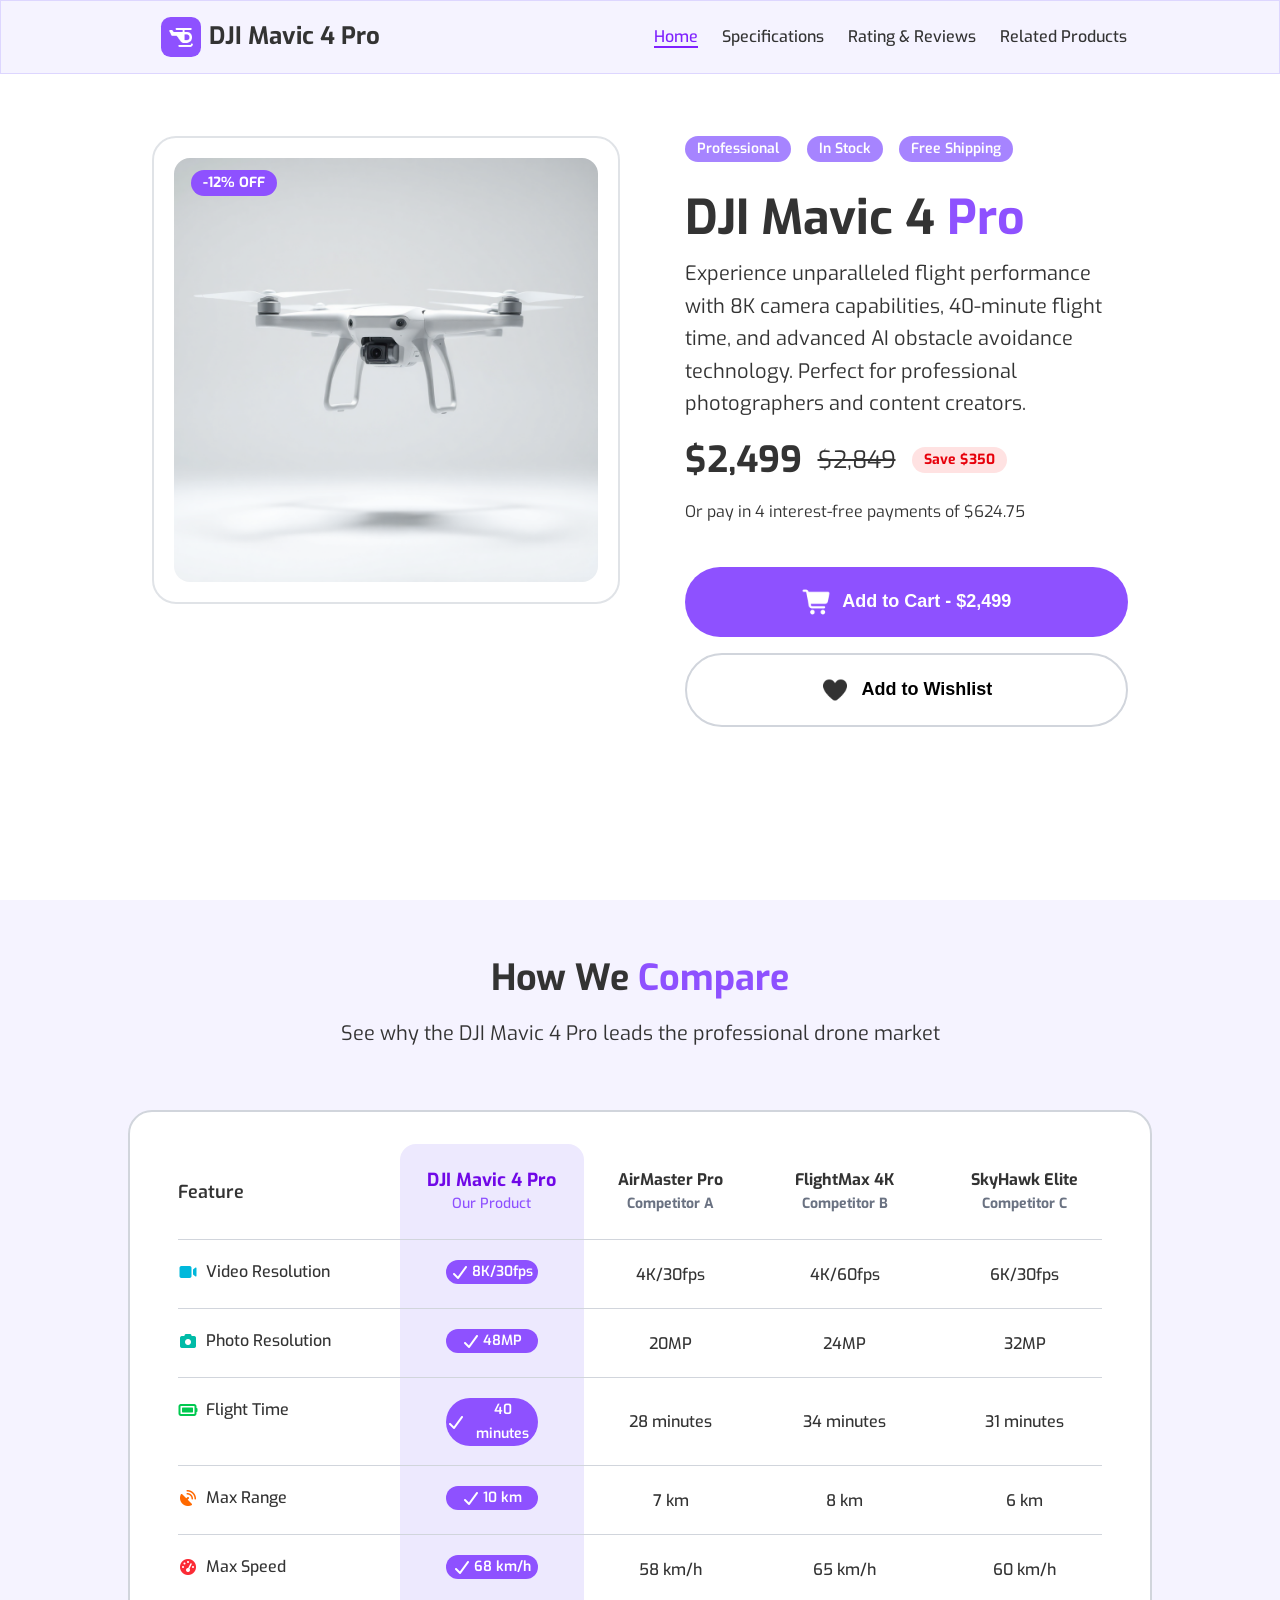
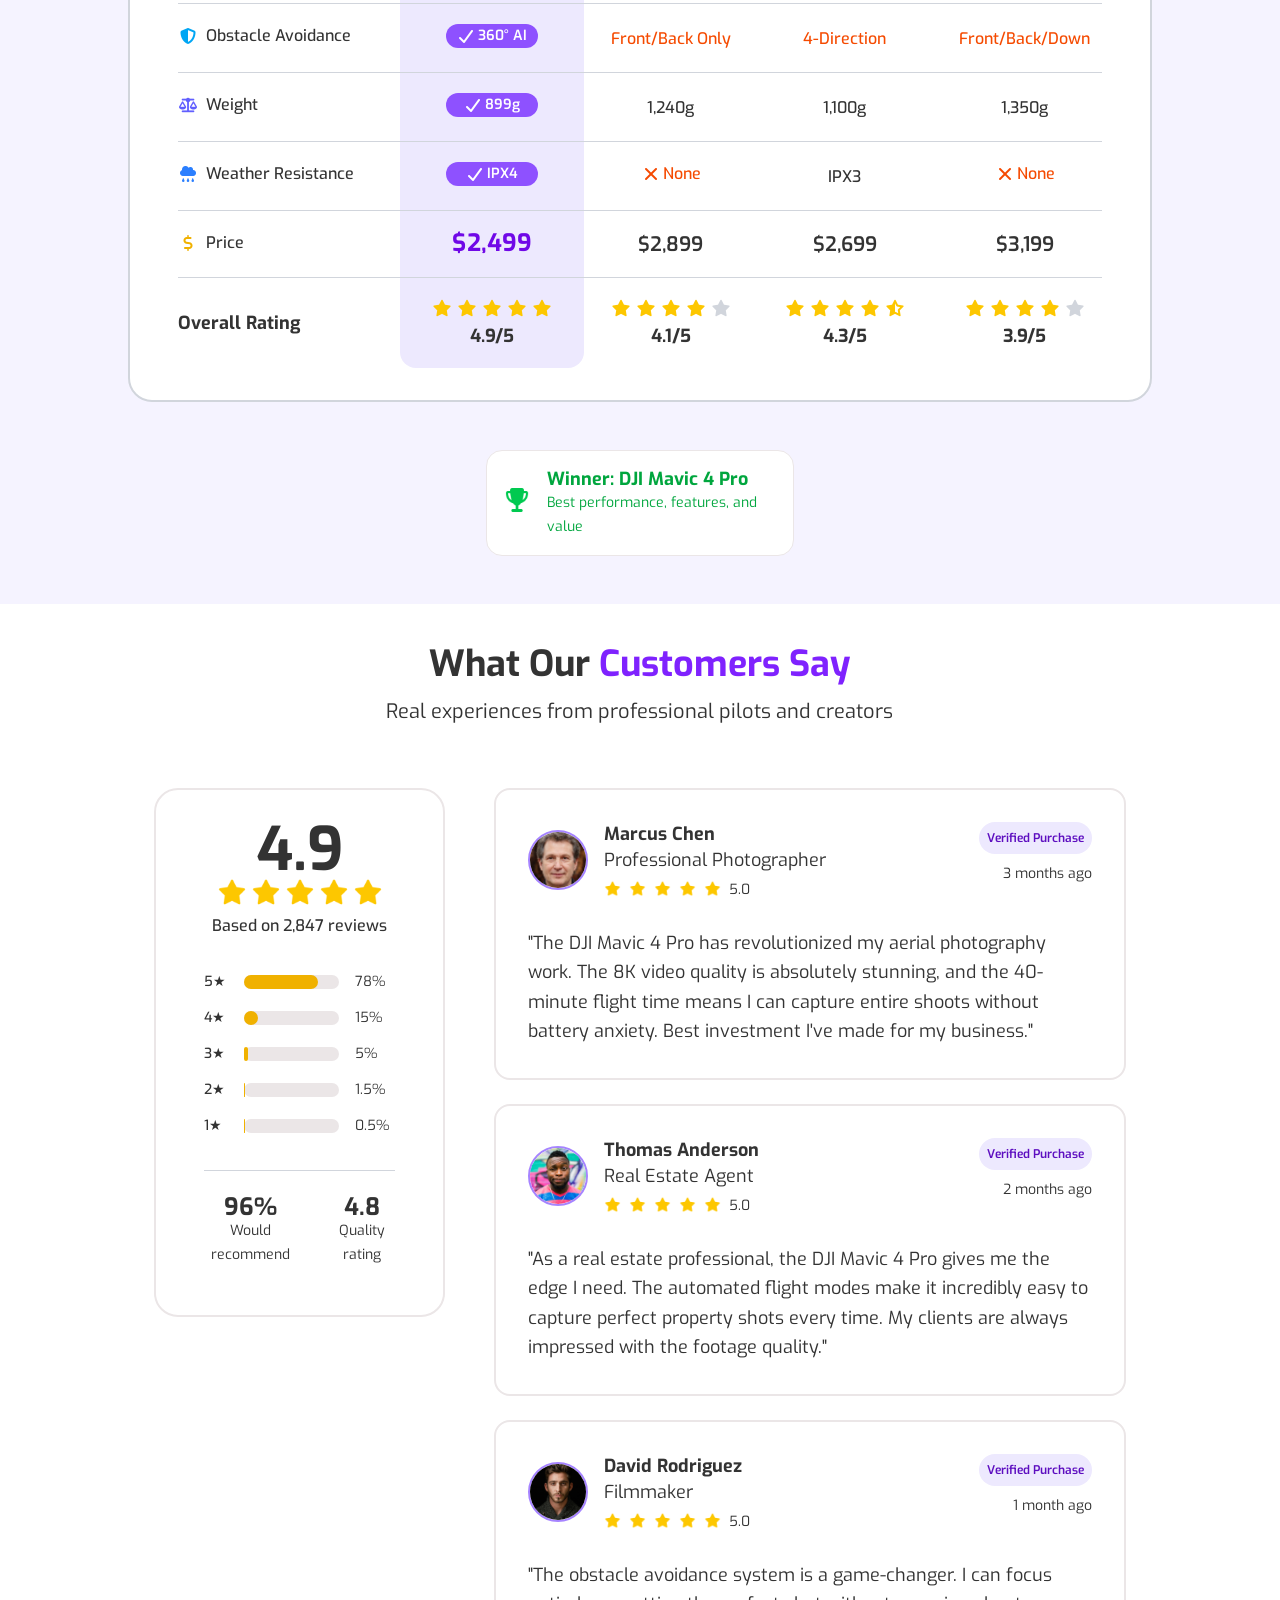
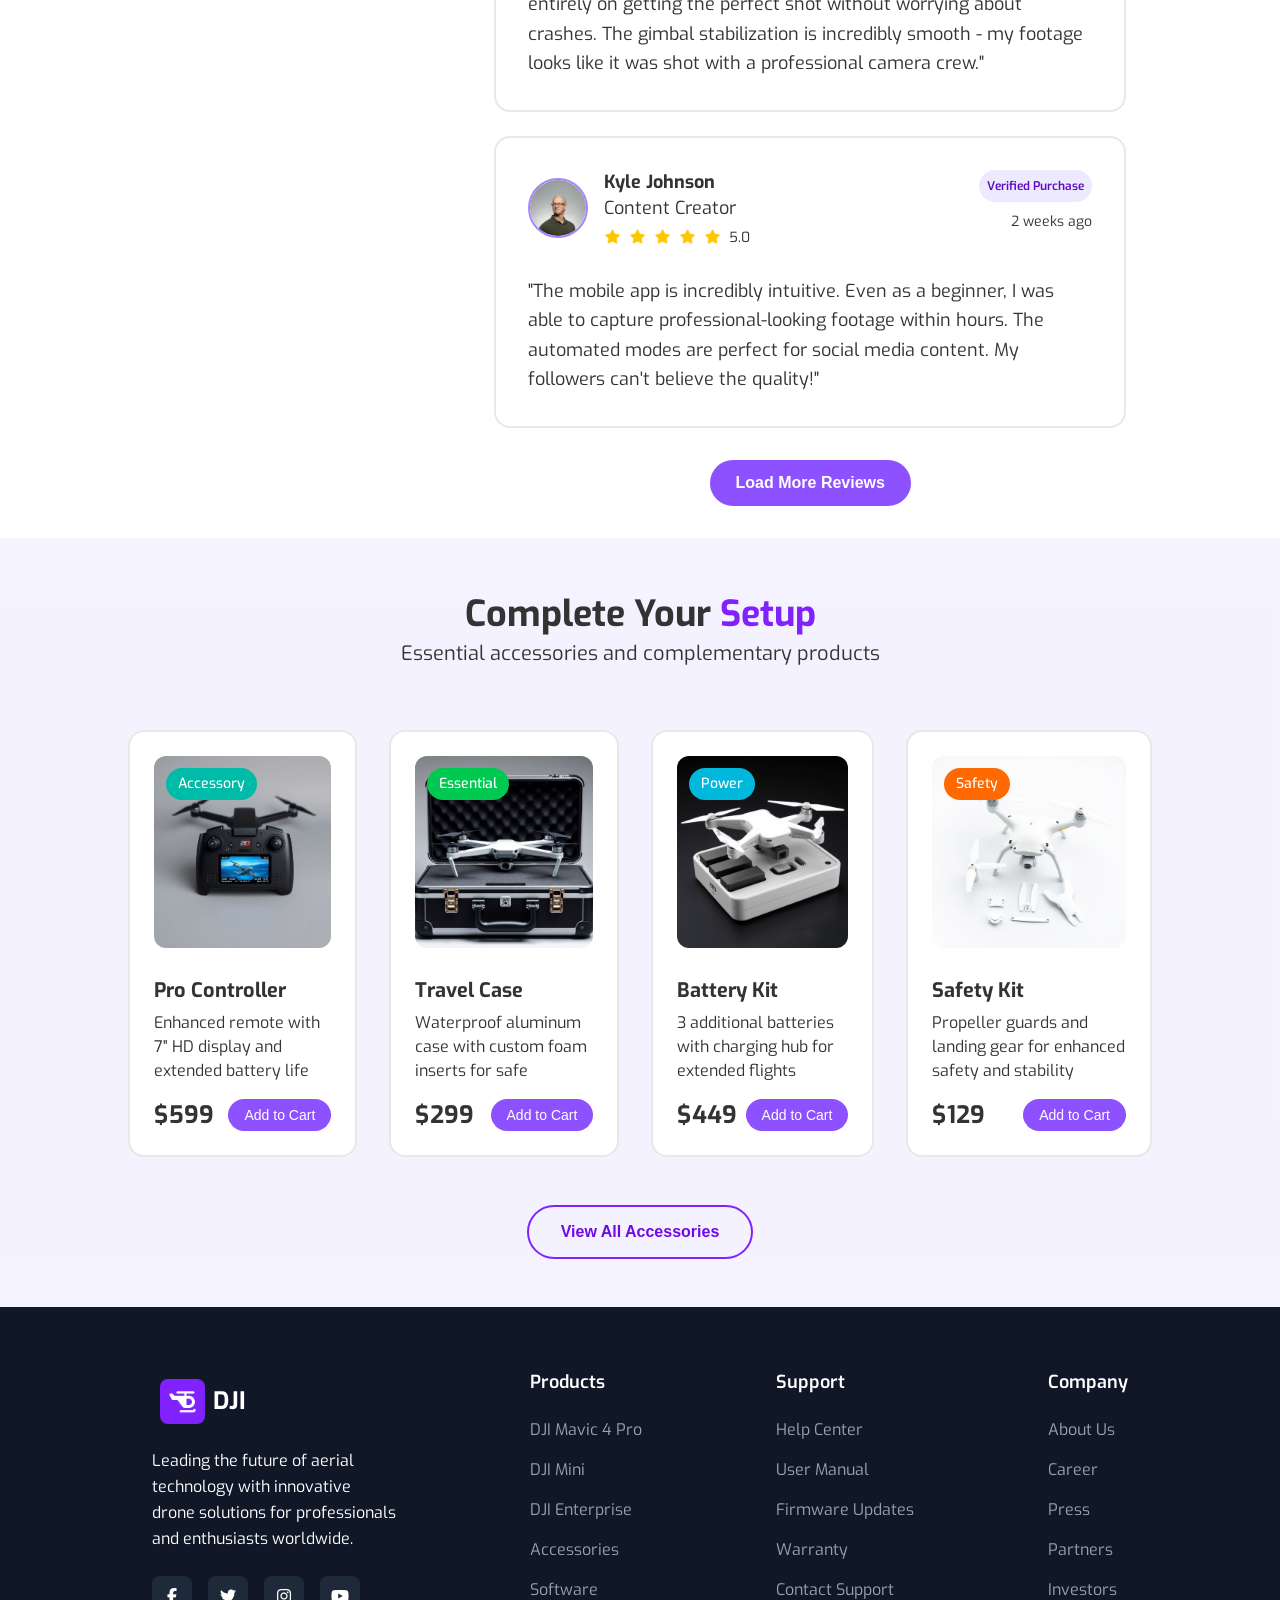
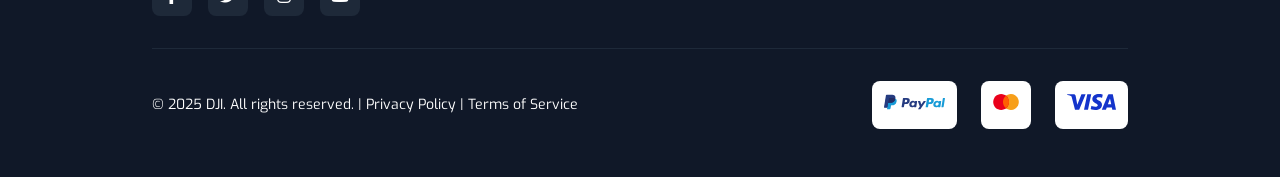
<file: Frontend simple pages/DJI Drone 4 Pro/index.html>
<!doctype html>
<html lang="en">
  <head>
    <meta charset="UTF-8" />
    <meta name="viewport" content="width=device-width, initial-scale=1.0" />
    <title>DJI Mavic 4 Pro | The Ultimate Drone</title>
    <link rel="stylesheet" href="css/style.css" />
    <link rel="stylesheet" href="css/media.css" />
    <!-- Exo Font family from google fonts -->
    <link rel="preconnect" href="https://fonts.googleapis.com" />
    <link rel="preconnect" href="https://fonts.gstatic.com" crossorigin />
    <link
      href="https://fonts.googleapis.com/css2?family=Exo:ital,wght@0,100..900;1,100..900&display=swap"
      rel="stylesheet"
    />
  </head>
  <body>
    <!-- NavBar -->
    <nav>
      <div class="container">
        <div class="flex-container">
          <div class="nav-left">
            <div class="box-icon bg-violet-light">
              <img src="images/icons/helicopter-solid-full.png" alt="logo" />
            </div>
            <span>DJI Mavic 4 Pro</span>
          </div>
          <div class="nav-right">
            <ul>
              <li>
                <a class="active" href="#home">Home</a>
              </li>
              <li>
                <a href="#compare">Specifications</a>
              </li>
              <li>
                <a href="#reviews">Rating & Reviews</a>
              </li>
              <li>
                <a href="#complete">Related Products</a>
              </li>
            </ul>
          </div>
        </div>
      </div>
    </nav>

    <main>
      <!-- Hero Section -->
      <section id="home" class="hero-section">
        <div class="container">
          <div class="hero-flex">
            <div class="hero-left">
              <img src="images/hero-img.png" alt="" />
              <div class="hero-discount">-12% OFF</div>
            </div>

            <div class="hero-right">
              <div class="badges">
                <span>Professional</span>
                <span>In Stock</span>
                <span>Free Shipping</span>
              </div>

              <h1>DJI Mavic 4 <span>Pro</span></h1>
              <p>
                Experience unparalleled flight performance with 8K camera
                capabilities, 40-minute flight time, and advanced AI obstacle
                avoidance technology. Perfect for professional photographers and
                content creators.
              </p>

              <div class="price-tags">
                <span class="span1">$2,499</span>
                <span class="span2">$2,849</span>
                <span class="span3">Save $350</span>
              </div>
              <p class="pay">Or pay in 4 interest-free payments of $624.75</p>

              <div class="buttons">
                <button class="btn hero-btn1">
                  <img src="images/icons/cart-shopping-solid-full.png" alt="" />
                  <span>Add to Cart - $2,499</span>
                </button>
                <button class="btn hero-btn2">
                  <img src="images/icons/heart-solid-full.png" alt="" />
                  <span>Add to Wishlist</span>
                </button>
              </div>
            </div>
          </div>
        </div>
      </section>

      <!-- Compare Section -->
      <section id="compare" class="how-we-compare">
        <div class="container">
          <div class="compare-flex">
            <div class="compare-header">
              <h2>How We <span>Compare</span></h2>
              <p>
                See why the DJI Mavic 4 Pro leads the professional drone market
              </p>
            </div>

            <div class="table-container">
              <table class="inner-table">
                <thead>
                  <tr>
                    <th class="theading1">Feature</th>

                    <th class="theading2">
                      <div class="flex-thead">
                        <span class="heading-span1">DJI Mavic 4 Pro</span>
                        <span class="heading-span2">Our Product</span>
                      </div>
                    </th>

                    <th>
                      <div class="flex-thead">
                        <span>AirMaster Pro</span>
                        <span class="special-span">Competitor A</span>
                      </div>
                    </th>

                    <th>
                      <div class="flex-thead">
                        <span>FlightMax 4K</span>
                        <span class="special-span">Competitor B</span>
                      </div>
                    </th>

                    <th>
                      <div class="flex-thead">
                        <span>SkyHawk Elite</span>
                        <span class="special-span">Competitor C</span>
                      </div>
                    </th>
                  </tr>
                </thead>

                <tbody>
                  <tr>
                    <td class="text-left align-icon">
                      <img src="images/icons/video-solid-full.png" alt="" />
                      <span>Video Resolution</span>
                    </td>
                    <td class="table-desc">
                      <div class="table-badge">
                        <img src="images/icons/check-solid-full.png" alt="" />
                        <span>8K/30fps</span>
                      </div>
                    </td>
                    <td class="text-center">4K/30fps</td>
                    <td class="text-center">4K/60fps</td>
                    <td class="text-center">6K/30fps</td>
                  </tr>

                  <tr>
                    <td class="text-left align-icon">
                      <img src="images/icons/camera-solid-full.png" alt="" />
                      <span>Photo Resolution</span>
                    </td>
                    <td class="table-desc">
                      <div class="table-badge">
                        <img src="images/icons/check-solid-full.png" alt="" />
                        <span>48MP</span>
                      </div>
                    </td>
                    <td class="text-center">20MP</td>
                    <td class="text-center">24MP</td>
                    <td class="text-center">32MP</td>
                  </tr>

                  <tr>
                    <td class="text-left align-icon">
                      <img
                        src="images/icons/battery-full-solid-full.png"
                        alt=""
                      />
                      <span>Flight Time</span>
                    </td>
                    <td class="table-desc">
                      <div class="table-badge">
                        <img src="images/icons/check-solid-full.png" alt="" />
                        <span>40 minutes</span>
                      </div>
                    </td>
                    <td class="text-center">28 minutes</td>
                    <td class="text-center">34 minutes</td>
                    <td class="text-center">31 minutes</td>
                  </tr>

                  <tr>
                    <td class="text-left align-icon">
                      <img
                        src="images/icons/satellite-dish-solid-full.png"
                        alt=""
                      />
                      <span>Max Range</span>
                    </td>
                    <td class="table-desc">
                      <div class="table-badge">
                        <img src="images/icons/check-solid-full.png" alt="" />
                        <span>10 km</span>
                      </div>
                    </td>
                    <td class="text-center">7 km</td>
                    <td class="text-center">8 km</td>
                    <td class="text-center">6 km</td>
                  </tr>

                  <tr>
                    <td class="text-left align-icon">
                      <img
                        src="images/icons/gauge-high-solid-full.png"
                        alt=""
                      />
                      <span>Max Speed</span>
                    </td>
                    <td class="table-desc">
                      <div class="table-badge">
                        <img src="images/icons/check-solid-full.png" alt="" />
                        <span>68 km/h</span>
                      </div>
                    </td>
                    <td class="text-center">58 km/h</td>
                    <td class="text-center">65 km/h</td>
                    <td class="text-center">60 km/h</td>
                  </tr>

                  <tr>
                    <td class="text-left align-icon">
                      <img
                        src="images/icons/shield-halved-solid-full.png"
                        alt=""
                      />
                      <span>Obstacle Avoidance</span>
                    </td>
                    <td class="table-desc">
                      <div class="table-badge">
                        <img src="images/icons/check-solid-full.png" alt="" />
                        <span>360° AI</span>
                      </div>
                    </td>
                    <td class="text-center red-word">Front/Back Only</td>
                    <td class="text-center red-word">4-Direction</td>
                    <td class="text-center red-word">Front/Back/Down</td>
                  </tr>

                  <tr>
                    <td class="text-left align-icon">
                      <img
                        src="images/icons/scale-balanced-solid-full.png"
                        alt=""
                      />
                      <span>Weight</span>
                    </td>
                    <td class="table-desc">
                      <div class="table-badge">
                        <img src="images/icons/check-solid-full.png" alt="" />
                        <span>899g</span>
                      </div>
                    </td>
                    <td class="text-center">1,240g</td>
                    <td class="text-center">1,100g</td>
                    <td class="text-center">1,350g</td>
                  </tr>

                  <tr>
                    <td class="text-left align-icon">
                      <img
                        src="images/icons/cloud-rain-solid-full.png"
                        alt=""
                      />
                      <span>Weather Resistance</span>
                    </td>
                    <td class="table-desc">
                      <div class="table-badge">
                        <img src="images/icons/check-solid-full.png" alt="" />
                        <span>IPX4</span>
                      </div>
                    </td>
                    <td class="text-center align-icon-center">
                      <img src="images/icons/xmark-solid-full.png" alt="" />
                      <span class="red-word">None</span>
                    </td>
                    <td class="text-center">IPX3</td>
                    <td class="text-center align-icon-center">
                      <img src="images/icons/xmark-solid-full.png" alt="" />
                      <span class="red-word">None</span>
                    </td>
                  </tr>

                  <tr>
                    <td class="text-left align-icon">
                      <img
                        src="images/icons/dollar-sign-solid-full.png"
                        alt=""
                      />
                      <span>Price</span>
                    </td>
                    <td class="table-desc">
                      <span class="table-price">$2,499</span>
                    </td>
                    <td class="text-center bold-row">$2,899</td>
                    <td class="text-center bold-row">$2,699</td>
                    <td class="text-center bold-row">$3,199</td>
                  </tr>
                </tbody>

                <tfoot>
                  <tr>
                    <td class="text-left bold-word">Overall Rating</td>
                    <td class="bold-word table-desc rounded-border">
                      <div class="table-stars">
                        <img
                          src="images/icons/yellow-star-solid-full.png"
                          alt=""
                        />
                        <img
                          src="images/icons/yellow-star-solid-full.png"
                          alt=""
                        />
                        <img
                          src="images/icons/yellow-star-solid-full.png"
                          alt=""
                        />
                        <img
                          src="images/icons/yellow-star-solid-full.png"
                          alt=""
                        />
                        <img
                          src="images/icons/yellow-star-solid-full.png"
                          alt=""
                        />
                      </div>
                      <span>4.9/5</span>
                    </td>
                    <td class="bold-word">
                      <div class="table-stars">
                        <img
                          src="images/icons/yellow-star-solid-full.png"
                          alt=""
                        />
                        <img
                          src="images/icons/yellow-star-solid-full.png"
                          alt=""
                        />
                        <img
                          src="images/icons/yellow-star-solid-full.png"
                          alt=""
                        />
                        <img
                          src="images/icons/yellow-star-solid-full.png"
                          alt=""
                        />
                        <img
                          src="images/icons/gray-star-solid-full.png"
                          alt=""
                        />
                      </div>
                      <span class="small-font">4.1/5</span>
                    </td>
                    <td class="bold-word">
                      <div class="table-stars">
                        <img
                          src="images/icons/yellow-star-solid-full.png"
                          alt=""
                        />
                        <img
                          src="images/icons/yellow-star-solid-full.png"
                          alt=""
                        />
                        <img
                          src="images/icons/yellow-star-solid-full.png"
                          alt=""
                        />
                        <img
                          src="images/icons/yellow-star-solid-full.png"
                          alt=""
                        />
                        <img
                          src="images/icons/star-half-stroke-solid-full.png"
                          alt=""
                        />
                      </div>
                      <span class="small-font">4.3/5</span>
                    </td>
                    <td class="bold-word">
                      <div class="table-stars">
                        <img
                          src="images/icons/yellow-star-solid-full.png"
                          alt=""
                        />
                        <img
                          src="images/icons/yellow-star-solid-full.png"
                          alt=""
                        />
                        <img
                          src="images/icons/yellow-star-solid-full.png"
                          alt=""
                        />
                        <img
                          src="images/icons/yellow-star-solid-full.png"
                          alt=""
                        />
                        <img
                          src="images/icons/gray-star-solid-full.png"
                          alt=""
                        />
                      </div>
                      <span class="small-font">3.9/5</span>
                    </td>
                  </tr>
                </tfoot>
              </table>
            </div>

            <div class="winner-card">
              <div class="winner-card-left">
                <img src="images/icons/trophy-solid-full.png" alt="" />
              </div>
              <div class="winner-card-right">
                <h3>Winner: DJI Mavic 4 Pro</h3>
                <p>Best performance, features, and value</p>
            </div>
          </div>
        </div>
      </section>

      <!-- Reviews Section -->
      <section id="reviews" class="reviews-section">
        <div class="container">
          <div class="reviews-header">
            <h2>What Our <span> Customers Say</span></h2>
            <p>Real experiences from professional pilots and creators</p>
          </div>
          <div class="review-flex">
            <div class="reviews-left">
              <div class="reviews-overall">
                <span>4.9</span>
                <div class="reviews-stars">
                  <img src="images/icons/yellow-star-solid-full.png" alt="" />
                  <img src="images/icons/yellow-star-solid-full.png" alt="" />
                  <img src="images/icons/yellow-star-solid-full.png" alt="" />
                  <img src="images/icons/yellow-star-solid-full.png" alt="" />
                  <img src="images/icons/yellow-star-solid-full.png" alt="" />
                </div>
                <p>Based on 2,847 reviews</p>
              </div>
  
              <div class="reviews-bars">
                <div class="review-bar">
                  <span class="review-label">5★</span>
                  <div class="bar">
                    <div class="inner-div" style="width: 78%"></div>
                  </div>
                  <span class="review-percentage">78%</span>
                </div>

                <div class="review-bar">
                  <span class="review-label">4★</span>
                  <div class="bar">
                    <div class="inner-div" style="width: 15%"></div>
                  </div>
                  <span class="review-percentage">15%</span>
                </div>

                <div class="review-bar">
                  <span class="review-label">3★</span>
                  <div class="bar">
                    <div class="inner-div" style="width: 5%"></div>
                  </div>
                  <span class="review-percentage">5%</span>
                </div>

                <div class="review-bar">
                  <span class="review-label">2★</span>
                  <div class="bar">
                    <div class="inner-div" style="width: 1.5%;"></div>
                  </div>
                  <span class="review-percentage">1.5%</span>
                </div>

                <div class="review-bar">
                  <span class="review-label">1★</span>
                  <div class="bar">
                    <div class="inner-div" style="width: 0.5%"></div>
                  </div>
                  <span class="review-percentage">0.5%</span>
                </div>
              </div>
              <div class="border-line"></div>

              <div class="reviews-summary">
              <div class="review">
                <h3>96%</h3>
                <p>Would recommend</p>
              </div>
              <div class="review">
                <h3>4.8</h3>
                <p>Quality rating</p>
              </div>
              </div>
            </div>
  
            <div class="reviews-right">
              <div class="review-cards">
                <div class="card">
                  <div class="author-desc">
                    <div class="author-left">
                      <div class="author-img">
                        <img src="images/avatar-1.png" alt="">
                      </div>
                      <div class="author-details">
                        <h3>Marcus Chen</h3>
                        <p>Professional Photographer</p>
                        <div class="stars-container">
                          <div class="review-stars">
                            <img src="images/icons/yellow-star-solid-full.png" alt="">
                            <img src="images/icons/yellow-star-solid-full.png" alt="">
                            <img src="images/icons/yellow-star-solid-full.png" alt="">
                            <img src="images/icons/yellow-star-solid-full.png" alt="">
                            <img src="images/icons/yellow-star-solid-full.png" alt="">
                          </div>
                          <span>5.0</span>
                        </div>
                      </div>
                    </div>
  
                    <div class="author-right">
                      <span class="badge">Verified Purchase</span>
                      <span class="date">3 months ago</span>
                    </div>
                  </div>

                  <p>"The DJI Mavic 4 Pro has revolutionized my aerial photography work. The 8K video quality is absolutely stunning, and the 40-minute flight time means I can capture entire shoots without battery anxiety. Best investment I've made for my business."</p>
                </div>

                <div class="card">
                  <div class="author-desc">
                    <div class="author-left">
                      <div class="author-img">
                        <img src="images/avatar-2.jpg" alt="">
                      </div>
                      <div class="author-details">
                        <h3>Thomas Anderson</h3>
                        <p>Real Estate Agent</p>
                        <div class="stars-container">
                          <div class="review-stars">
                            <img src="images/icons/yellow-star-solid-full.png" alt="">
                            <img src="images/icons/yellow-star-solid-full.png" alt="">
                            <img src="images/icons/yellow-star-solid-full.png" alt="">
                            <img src="images/icons/yellow-star-solid-full.png" alt="">
                            <img src="images/icons/yellow-star-solid-full.png" alt="">
                          </div>
                          <span>5.0</span>
                        </div>
                      </div>
                    </div>
  
                    <div class="author-right">
                      <span class="badge">Verified Purchase</span>
                      <span class="date">2 months ago</span>
                    </div>
                  </div>

                  <p>"As a real estate professional, the DJI Mavic 4 Pro gives me the edge I need. The automated flight modes make it incredibly easy to capture perfect property shots every time. My clients are always impressed with the footage quality."</p>
                </div>

                <div class="card">
                  <div class="author-desc">
                    <div class="author-left">
                      <div class="author-img">
                        <img src="images/avatar-3.jpg" alt="">
                      </div>
                      <div class="author-details">
                        <h3>David Rodriguez</h3>
                        <p>Filmmaker</p>
                        <div class="stars-container">
                          <div class="review-stars">
                            <img src="images/icons/yellow-star-solid-full.png" alt="">
                            <img src="images/icons/yellow-star-solid-full.png" alt="">
                            <img src="images/icons/yellow-star-solid-full.png" alt="">
                            <img src="images/icons/yellow-star-solid-full.png" alt="">
                            <img src="images/icons/yellow-star-solid-full.png" alt="">
                          </div>
                          <span>5.0</span>
                        </div>
                      </div>
                    </div>
  
                    <div class="author-right">
                      <span class="badge">Verified Purchase</span>
                      <span class="date">1 month ago</span>
                    </div>
                  </div>

                  <p>"The obstacle avoidance system is a game-changer. I can focus entirely on getting the perfect shot without worrying about crashes. The gimbal stabilization is incredibly smooth - my footage looks like it was shot with a professional camera crew."</p>
                </div>

                <div class="card">
                  <div class="author-desc">
                    <div class="author-left">
                      <div class="author-img">
                        <img src="images/avatar-4.jpg" alt="">
                      </div>
                      <div class="author-details">
                        <h3>Kyle Johnson</h3>
                        <p>Content Creator</p>
                        <div class="stars-container">
                          <div class="review-stars">
                            <img src="images/icons/yellow-star-solid-full.png" alt="">
                            <img src="images/icons/yellow-star-solid-full.png" alt="">
                            <img src="images/icons/yellow-star-solid-full.png" alt="">
                            <img src="images/icons/yellow-star-solid-full.png" alt="">
                            <img src="images/icons/yellow-star-solid-full.png" alt="">
                          </div>
                          <span>5.0</span>
                        </div>
                      </div>
                    </div>
  
                    <div class="author-right">
                      <span class="badge">Verified Purchase</span>
                      <span class="date">2 weeks ago</span>
                    </div>
                  </div>

                  <p>"The mobile app is incredibly intuitive. Even as a beginner, I was able to capture professional-looking footage within hours. The automated modes are perfect for social media content. My followers can't believe the quality!"</p>
                </div>
              </div>

              <div class="more-reviews">
                <button>Load More Reviews</button>
              </div>
            </div>
          </div>
        </div>
      </section>

      <!-- Complete Setup -->
      <section id="complete" class="complete-setup">
        <div class="container">
          <div class="complete-flex">
            <div class="setup-header">
              <h2>Complete Your <span>Setup</span></h2>
              <p>Essential accessories and complementary products</p>
            </div>

            <div class="setup-cards">
              <div class="card card1">
                <div class="img-title">
                  <img src="images/related-products-1.png" alt="" />
                  <span>Accessory</span>
                </div>
                <h3>Pro Controller</h3>
                <p>
                  Enhanced remote with 7" HD display and extended battery life
                </p>
                <div class="card-cta">
                  <span>$599</span>
                  <button>Add to Cart</button>
                </div>
              </div>
  
              <div class="card card2">
                <div class="img-title">
                  <img src="images/related-products-2.png" alt="" />
                  <span>Essential</span>
                </div>
                <h3>Travel Case</h3>
                <p>Waterproof aluminum case with custom foam inserts for safe</p>
                <div class="card-cta">
                  <span>$299</span>
                  <button>Add to Cart</button>
                </div>
              </div>
  
              <div class="card card3">
                <div class="img-title">
                  <img src="images/related-products-3.png" alt="" />
                  <span>Power</span>
                </div>
                <h3>Battery Kit</h3>
                <p>
                  3 additional batteries with charging hub for extended flights
                </p>
                <div class="card-cta">
                  <span>$449</span>
                  <button>Add to Cart</button>
                </div>
              </div>
  
              <div class="card card4">
                <div class="img-title">
                  <img src="images/related-products-4.png" alt="" />
                  <span>Safety</span>
                </div>
                <h3>Safety Kit</h3>
                <p>
                  Propeller guards and landing gear for enhanced safety and
                  stability
                </p>
                <div class="card-cta">
                  <span>$129</span>
                  <button>Add to Cart</button>
                </div>
              </div>
            </div>
  
            <div class="view-btn">
              <button>View All Accessories</button>
            </div>
          </div>
        </div>
      </section>
    </main>

    <!-- Footer -->
    <footer>
      <div class="container">
        <div class="flex-container f-wrap">
          <div class="dji-desc">
            <div class="footer-header">
              <div class="box-icon">
                <img src="images/icons/helicopter-solid-full.png" alt="logo" />
              </div>
              <span>DJI</span>
            </div>

            <p>
              Leading the future of aerial technology with innovative drone
              solutions for professionals and enthusiasts worldwide.
            </p>

            <div class="social-cards">
              <div class="card card1">
                <img
                  src="images/icons/facebook-f-brands-solid-full.png"
                  alt=""
                />
              </div>
              <div class="card card2">
                <img src="images/icons/twitter-brands-solid-full.png" alt="" />
              </div>
              <div class="card card3">
                <img
                  src="images/icons/instagram-brands-solid-full.png"
                  alt=""
                />
              </div>
              <div class="card card4">
                <img src="images/icons/youtube-brands-solid-full.png" alt="" />
              </div>
            </div>
          </div>

          <div class="card">
            <h3>Products</h3>
            <ul>
              <li>
                <span>DJI Mavic 4 Pro</span>
              </li>
              <li>
                <span>DJI Mini</span>
              </li>
              <li>
                <span>DJI Enterprise</span>
              </li>
              <li>
                <span>Accessories</span>
              </li>
              <li>
                <span>Software</span>
              </li>
            </ul>
          </div>

          <div class="card">
            <h3>Support</h3>
            <ul>
              <li>
                <span>Help Center</span>
              </li>
              <li>
                <span>User Manual</span>
              </li>
              <li>
                <span>Firmware Updates</span>
              </li>
              <li>
                <span>Warranty</span>
              </li>
              <li>
                <span>Contact Support</span>
              </li>
            </ul>
          </div>

          <div class="card">
            <h3>Company</h3>
            <ul>
              <li>
                <span>About Us</span>
              </li>
              <li>
                <span>Career</span>
              </li>
              <li>
                <span>Press</span>
              </li>
              <li>
                <span>Partners</span>
              </li>
              <li>
                <span>Investors</span>
              </li>
            </ul>
          </div>

          <div class="footer-bottom">
            <p>
              © 2025 DJI. All rights reserved. | Privacy Policy | Terms of Service
            </p>
            <div class="payment-logos">
              <div class="payment-logo">
                <img src="images/paypal.svg" alt="" />
              </div>
              <div class="payment-logo">
                <img src="images/master-card.svg" alt="" />
              </div>
              <div class="payment-logo">
                <img src="images/visa.svg" alt="" />
              </div>
            </div>
          </div>
        </div>
      </div>
    </footer>
  </body>
</html>
</file>
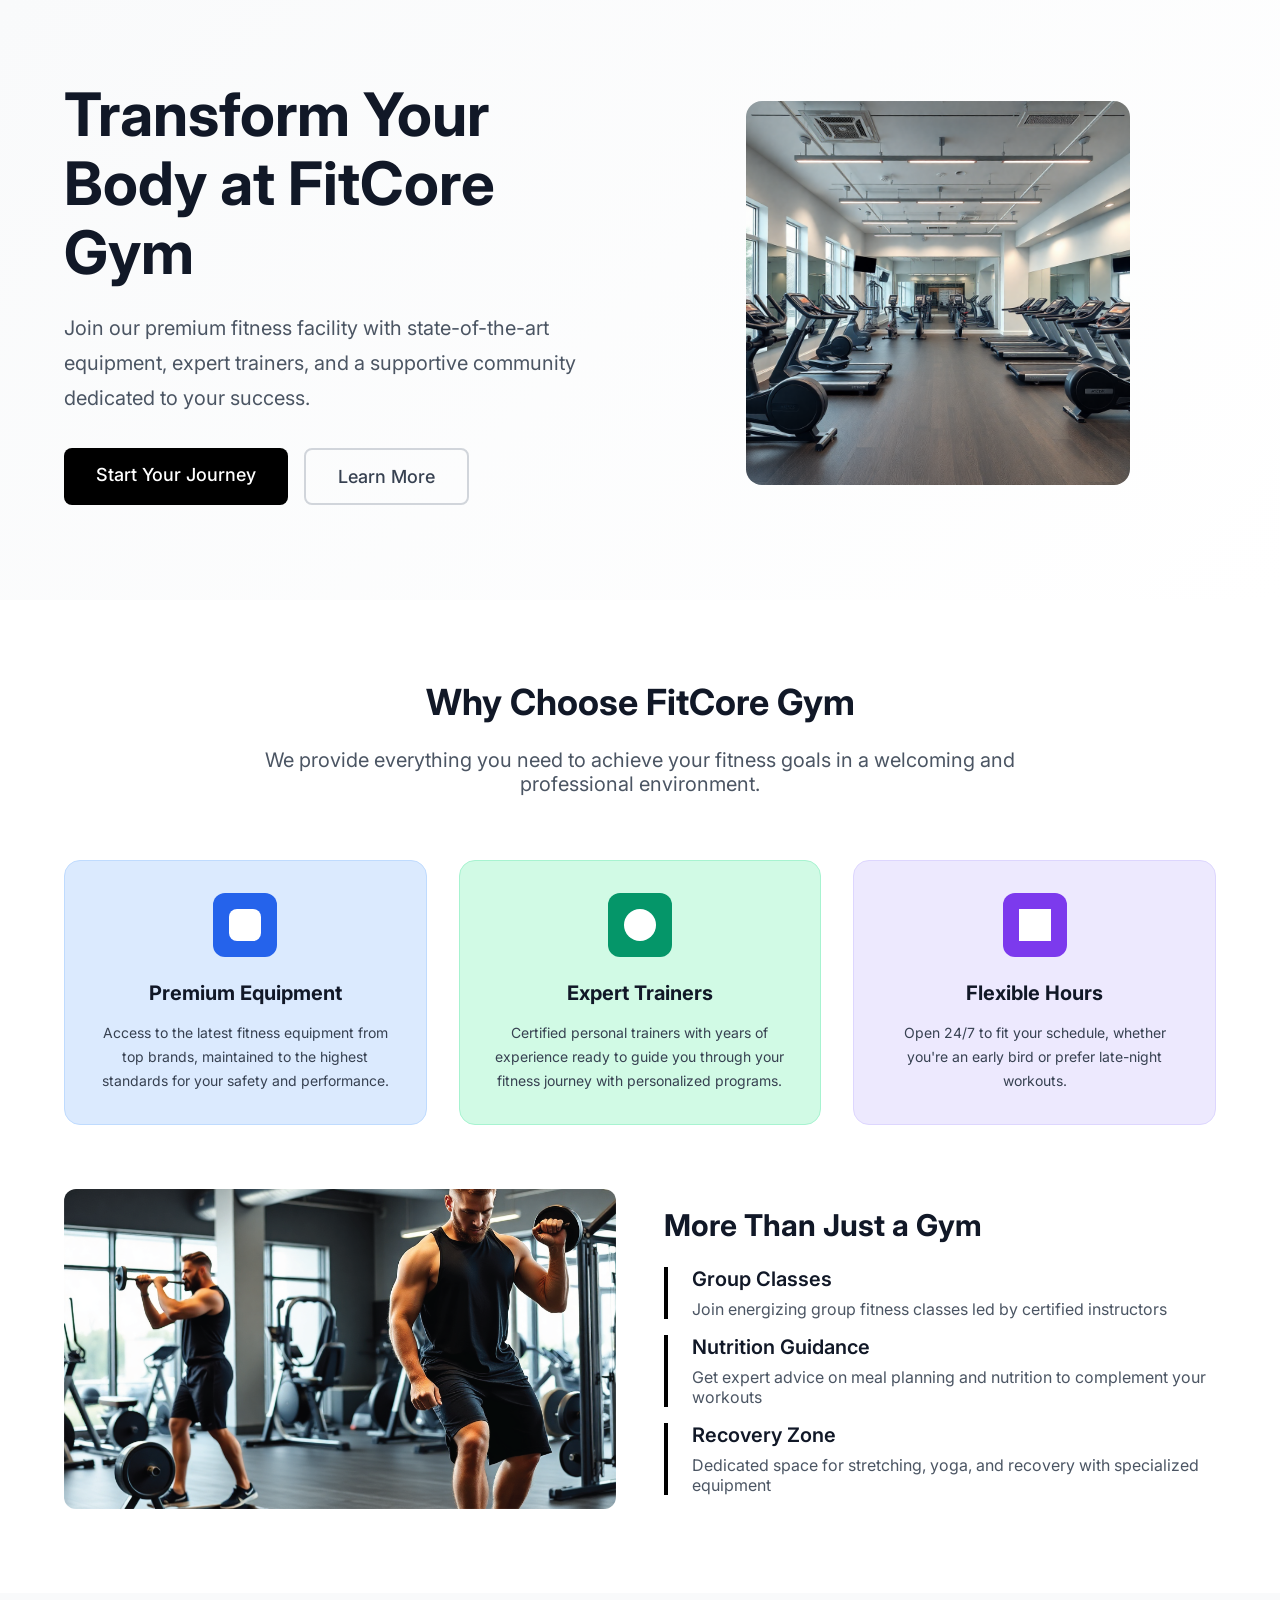
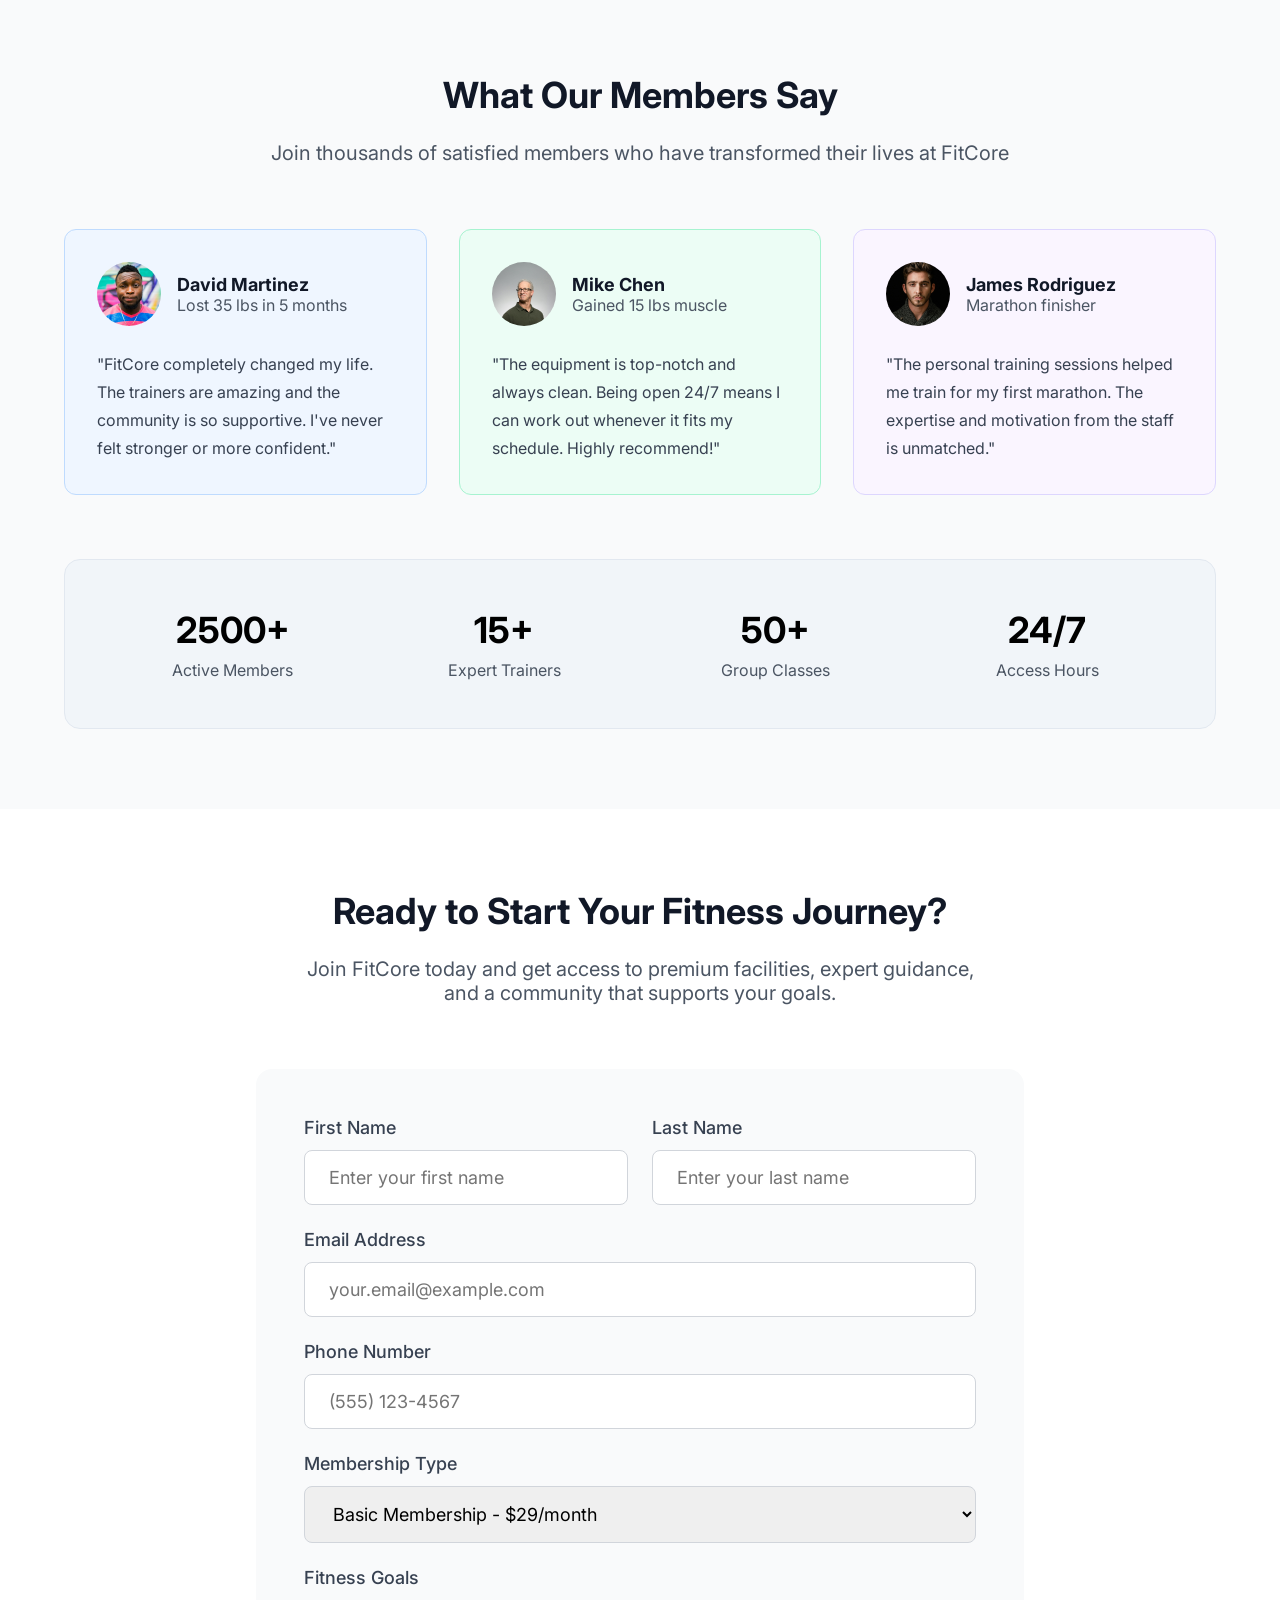
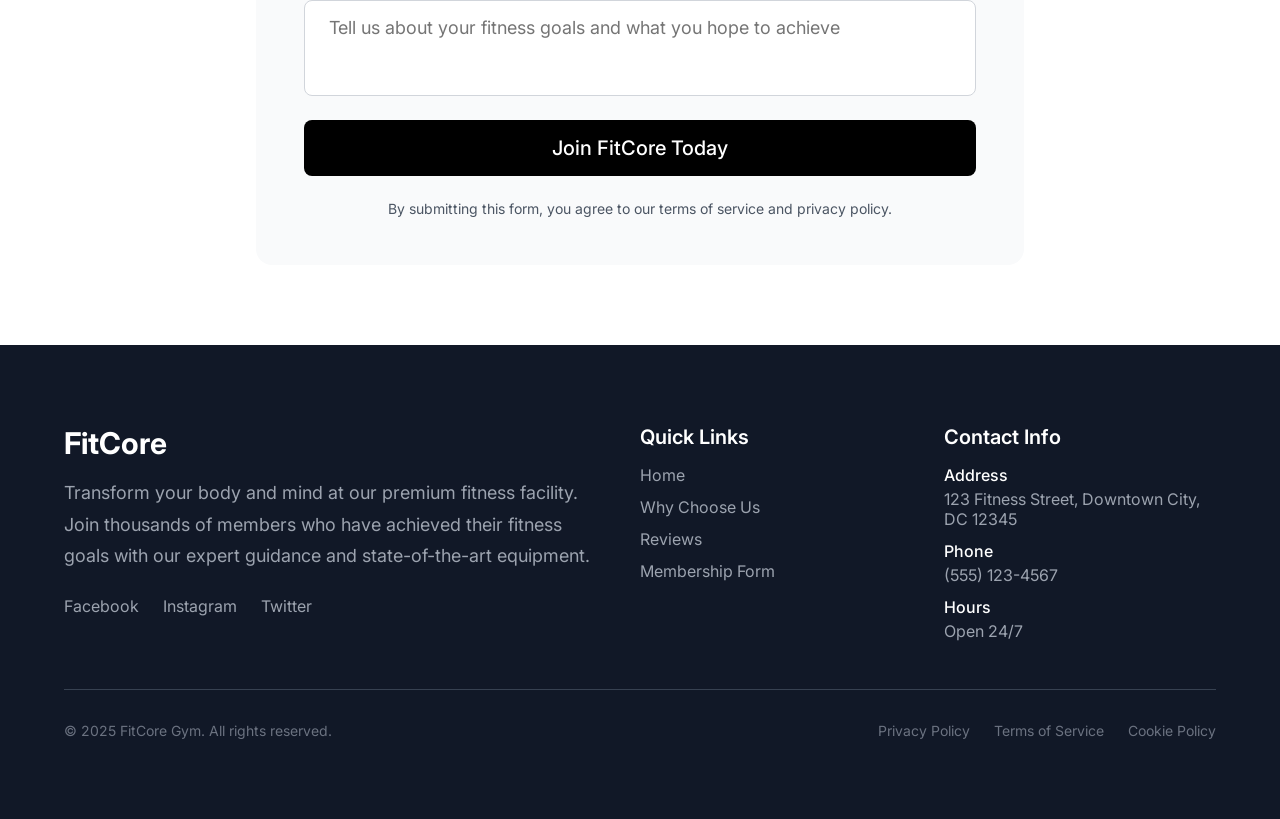
<file: Frontend simple pages/FitCore Gym/index.html>
<!doctype html>
<html lang="en">
  <head>
    <meta charset="UTF-8" />
    <meta name="viewport" content="width=device-width, initial-scale=1.0" />
    <title>FitCore Gym</title>
    <link rel="icon" href="images/favicon.png" />
    <!-- Inter Font family from google fonts -->
    <link rel="preconnect" href="https://fonts.googleapis.com" />
    <link rel="preconnect" href="https://fonts.gstatic.com" crossorigin />
    <link
      rel="stylesheet"
      href="https://fonts.googleapis.com/css2?family=Inter:wght@100;200;300;400;500;600;700;800;900&display=swap"
    />
    <link rel="stylesheet" href="style.css" />
  </head>
  <body>
    <!-- HERO -->
    <div id="hero">
      <div class="container">
        <div class="hero-flex">
          <div class="hero-text">
            <h1>Transform Your Body at FitCore Gym</h1>
            <p>
              Join our premium fitness facility with state-of-the-art equipment,
              expert trainers, and a supportive community dedicated to your
              success.
            </p>
            <div class="hero-buttons">
              <span class="btn-primary">Start Your Journey</span>
              <span class="btn-outline">Learn More</span>
            </div>
          </div>
          <div class="hero-image">
            <img
              src="./images/hero-section-img.png"
              alt="modern gym interior with equipment, clean minimalist design"
            />
          </div>
        </div>
      </div>
    </div>

    <!-- WHY CHOOSE US -->
    <div id="why-choose-us">
      <div class="container">
        <div class="section-header">
          <h2>Why Choose FitCore Gym</h2>
          <p>
            We provide everything you need to achieve your fitness goals in a
            welcoming and professional environment.
          </p>
        </div>

        <div class="feature-grid">
          <div class="feature-card blue">
            <div class="feature-icon blue">
              <div class="feature-icon-inner-rect"></div>
            </div>
            <h3>Premium Equipment</h3>
            <p>
              Access to the latest fitness equipment from top brands, maintained
              to the highest standards for your safety and performance.
            </p>
          </div>
          <div class="feature-card green">
            <div class="feature-icon green">
              <div class="feature-icon-inner-circle"></div>
            </div>
            <h3>Expert Trainers</h3>
            <p>
              Certified personal trainers with years of experience ready to
              guide you through your fitness journey with personalized programs.
            </p>
          </div>
          <div class="feature-card purple">
            <div class="feature-icon purple">
              <div class="feature-icon-inner-sq"></div>
            </div>
            <h3>Flexible Hours</h3>
            <p>
              Open 24/7 to fit your schedule, whether you're an early bird or
              prefer late-night workouts.
            </p>
          </div>
        </div>

        <div class="why-bottom">
          <div>
            <img
              src="images/why-choose-us.png"
              alt="men working out in modern gym, male athletes exercising with weights and equipment"
            />
          </div>
          <div>
            <h3>More Than Just a Gym</h3>
            <div class="why-items">
              <div class="why-item">
                <h4>Group Classes</h4>
                <p>
                  Join energizing group fitness classes led by certified
                  instructors
                </p>
              </div>
              <div class="why-item">
                <h4>Nutrition Guidance</h4>
                <p>
                  Get expert advice on meal planning and nutrition to complement
                  your workouts
                </p>
              </div>
              <div class="why-item">
                <h4>Recovery Zone</h4>
                <p>
                  Dedicated space for stretching, yoga, and recovery with
                  specialized equipment
                </p>
              </div>
            </div>
          </div>
        </div>
      </div>
    </div>

    <!-- SOCIAL PROOF -->
    <div id="social-proof">
      <div class="container">
        <div class="section-header">
          <h2>What Our Members Say</h2>
          <p>
            Join thousands of satisfied members who have transformed their lives
            at FitCore
          </p>
        </div>

        <div class="testimonial-grid">
          <div class="testimonial-card blue">
            <div class="testimonial-author">
              <img src="images/avatar-1.jpg" alt="David Martinez" />
              <div>
                <h4>David Martinez</h4>
                <p>Lost 35 lbs in 5 months</p>
              </div>
            </div>
            <p>
              "FitCore completely changed my life. The trainers are amazing and
              the community is so supportive. I've never felt stronger or more
              confident."
            </p>
          </div>

          <div class="testimonial-card green">
            <div class="testimonial-author">
              <img src="images/avatar-2.jpg" alt="Mike Chen" />
              <div>
                <h4>Mike Chen</h4>
                <p>Gained 15 lbs muscle</p>
              </div>
            </div>
            <p>
              "The equipment is top-notch and always clean. Being open 24/7
              means I can work out whenever it fits my schedule. Highly
              recommend!"
            </p>
          </div>

          <div class="testimonial-card purple">
            <div class="testimonial-author">
              <img src="images/avatar-3.jpg" alt="James Rodriguez" />
              <div>
                <h4>James Rodriguez</h4>
                <p>Marathon finisher</p>
              </div>
            </div>
            <p>
              "The personal training sessions helped me train for my first
              marathon. The expertise and motivation from the staff is
              unmatched."
            </p>
          </div>
        </div>

        <div class="stats-bar">
          <div class="stats-grid">
            <div>
              <div class="stat-number">2500+</div>
              <div class="stat-label">Active Members</div>
            </div>
            <div>
              <div class="stat-number">15+</div>
              <div class="stat-label">Expert Trainers</div>
            </div>
            <div>
              <div class="stat-number">50+</div>
              <div class="stat-label">Group Classes</div>
            </div>
            <div>
              <div class="stat-number">24/7</div>
              <div class="stat-label">Access Hours</div>
            </div>
          </div>
        </div>
      </div>
    </div>

    <!-- MEMBERSHIP FORM -->
    <div id="membership-form">
      <div class="container-md">
        <div class="section-header">
          <h2>Ready to Start Your Fitness Journey?</h2>
          <p>
            Join FitCore today and get access to premium facilities, expert
            guidance, and a community that supports your goals.
          </p>
        </div>

        <div class="form-card">
          <form>
            <div class="form-row">
              <div class="form-group">
                <label for="firstName">First Name</label>
                <input
                  type="text"
                  id="firstName"
                  name="firstName"
                  placeholder="Enter your first name"
                />
              </div>
              <div class="form-group">
                <label for="lastName">Last Name</label>
                <input
                  type="text"
                  id="lastName"
                  name="lastName"
                  placeholder="Enter your last name"
                />
              </div>
            </div>

            <div class="form-space">
              <div class="form-group">
                <label for="email">Email Address</label>
                <input
                  type="email"
                  id="email"
                  name="email"
                  placeholder="your.email@example.com"
                />
              </div>

              <div class="form-group">
                <label for="phone">Phone Number</label>
                <input
                  type="tel"
                  id="phone"
                  name="phone"
                  placeholder="(555) 123-4567"
                />
              </div>

              <div class="form-group">
                <label for="membership">Membership Type</label>
                <select id="membership" name="membership">
                  <option value="basic">Basic Membership - $29/month</option>
                  <option value="premium">
                    Premium Membership - $49/month
                  </option>
                  <option value="vip">VIP Membership - $79/month</option>
                </select>
              </div>

              <div class="form-group">
                <label for="goals">Fitness Goals</label>
                <textarea
                  id="goals"
                  name="goals"
                  placeholder="Tell us about your fitness goals and what you hope to achieve"
                ></textarea>
              </div>

              <button type="submit" class="btn-submit">
                Join FitCore Today
              </button>

              <p class="form-disclaimer">
                By submitting this form, you agree to our terms of service and
                privacy policy.
              </p>
            </div>
          </form>
        </div>
      </div>
    </div>

    <!-- FOOTER -->
    <div id="footer">
      <div class="container">
        <div class="footer-grid">
          <div class="footer-brand">
            <h3>FitCore</h3>
            <p>
              Transform your body and mind at our premium fitness facility. Join
              thousands of members who have achieved their fitness goals with
              our expert guidance and state-of-the-art equipment.
            </p>
            <ul class="footer-social">
              <li>
                <a href="https://facebook.com" target="_blank">Facebook</a>
              </li>
              <li>
                <a href="https://instagram.com" target="_blank">Instagram</a>
              </li>
              <li><a href="https://twitter.com" target="_blank">Twitter</a></li>
            </ul>
          </div>

          <div class="footer-col">
            <h4>Quick Links</h4>
            <ul class="footer-links">
              <li><a href="#hero">Home</a></li>
              <li><a href="#why-choose-us">Why Choose Us</a></li>
              <li><a href="#social-proof">Reviews</a></li>
              <li><a href="#membership-form">Membership Form</a></li>
            </ul>
          </div>

          <div class="footer-col">
            <h4>Contact Info</h4>
            <div class="footer-contact">
              <div class="footer-contact-item">
                <div class="label">Address</div>
                <div class="value">
                  123 Fitness Street, Downtown City, DC 12345
                </div>
              </div>
              <div class="footer-contact-item">
                <div class="label">Phone</div>
                <a href="tel:5551234567">(555) 123-4567</a>
              </div>
              <div class="footer-contact-item">
                <div class="label">Hours</div>
                <div class="value">Open 24/7</div>
              </div>
            </div>
          </div>
        </div>

        <div class="footer-bottom">
          <p>© 2025 FitCore Gym. All rights reserved.</p>
          <div class="footer-legal">
            <a href="#">Privacy Policy</a>
            <a href="#">Terms of Service</a>
            <a href="#">Cookie Policy</a>
          </div>
        </div>
      </div>
    </div>
  </body>
</html>
</file>
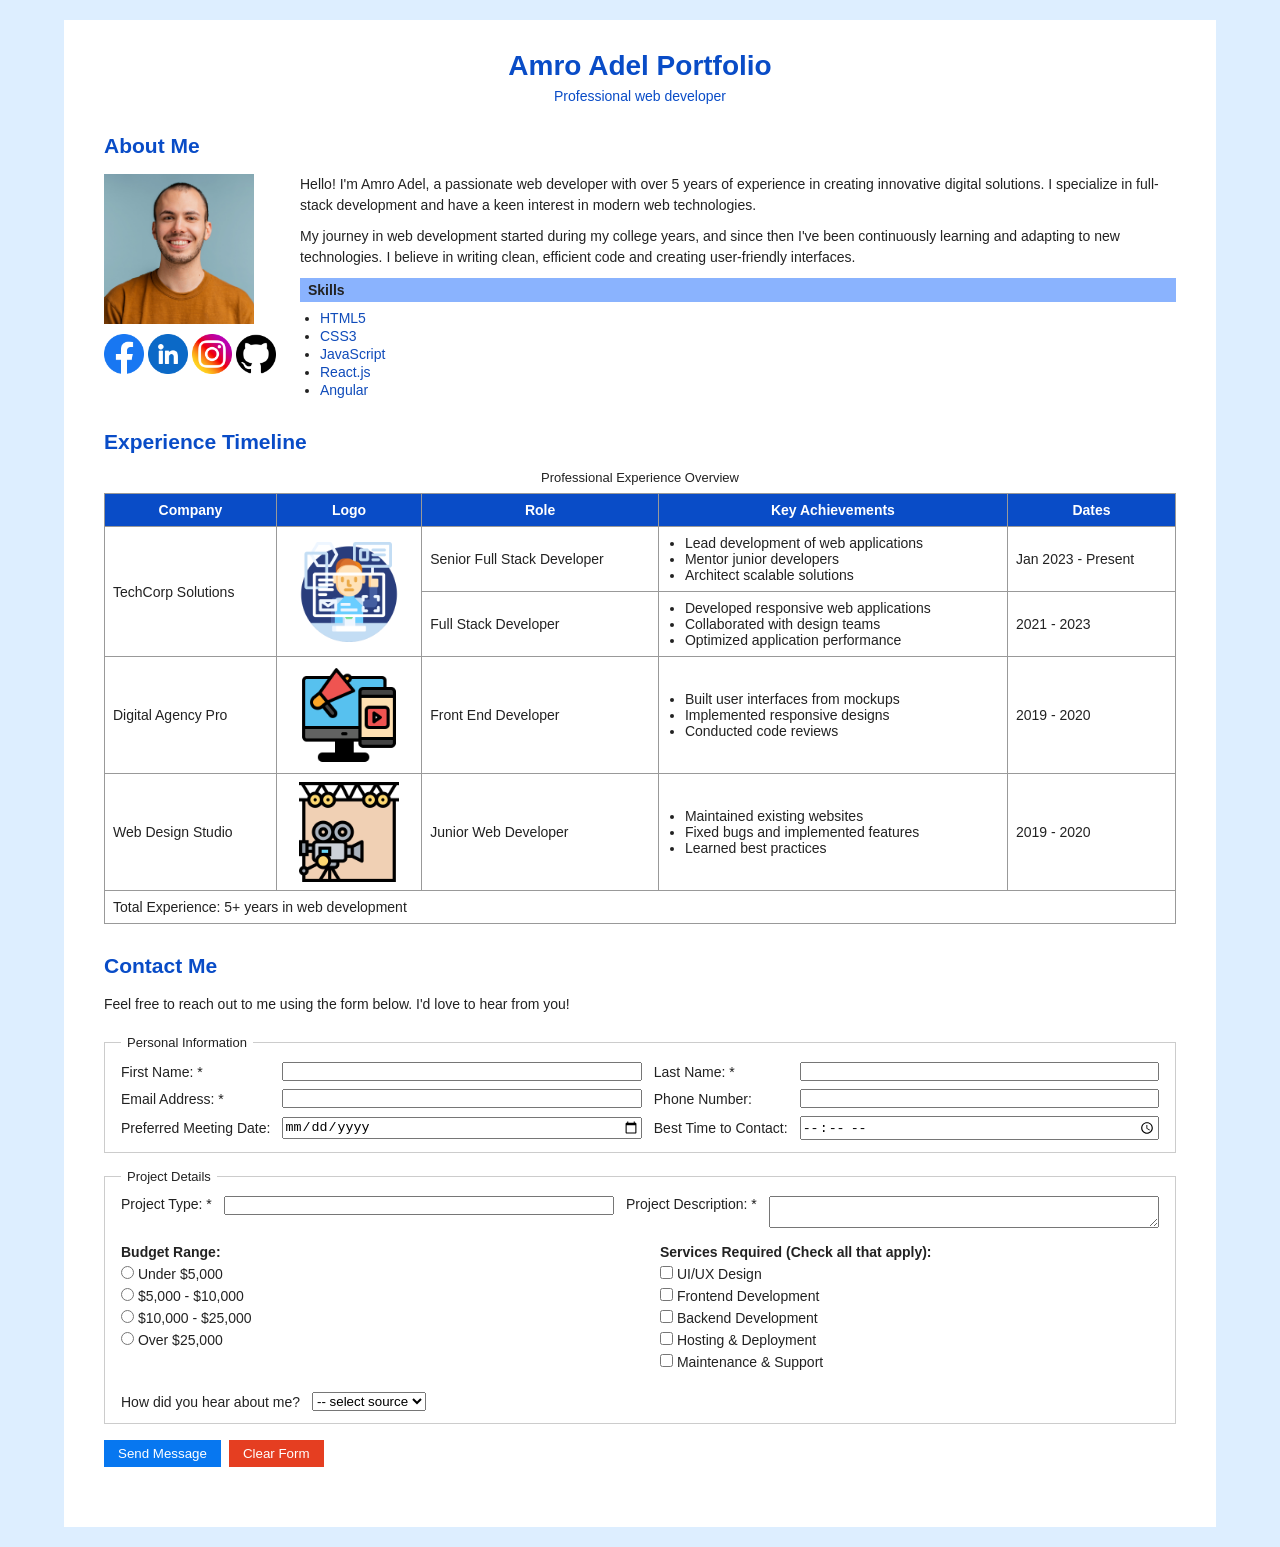
<file: Frontend simple pages/Portfolio/index.html>
<!doctype html>
<html lang="en">
  <head>
    <meta charset="UTF-8" />
    <meta name="viewport" content="width=device-width, initial-scale=1.0" />
    <title>Amro Adel Portfolio</title>
    <link rel="stylesheet" href="style.css" />
  </head>
  <body>
    <div class="page-wrapper">
      <!-- ===== HEADER ===== -->
      <header class="site-header">
        <h1>Amro Adel Portfolio</h1>
        <p>Professional web developer</p>
      </header>

      <!-- ===== ABOUT ME ===== -->
      <section class="section">
        <h2 class="section-heading">About Me</h2>

        <div class="about-layout">
          <div class="about-left">
            <img
              class="profile-photo"
              src="./images/about_me_placeholder.jpg"
              alt="About Me"
            />
            <div class="social-icons">
              <img src="./images/icons/facebook.png" alt="Facebook" />
              <img src="./images/icons/linkedin.png" alt="LinkedIn" />
              <img src="./images/icons/instagram.png" alt="Instagram" />
              <img src="./images/icons/github.png" alt="GitHub" />
            </div>
          </div>

          <div class="about-right">
            <p>
              Hello! I'm Amro Adel, a passionate web developer with over 5 years
              of experience in creating innovative digital solutions. I
              specialize in full-stack development and have a keen interest in
              modern web technologies.
            </p>
            <p>
              My journey in web development started during my college years, and
              since then I've been continuously learning and adapting to new
              technologies. I believe in writing clean, efficient code and
              creating user-friendly interfaces.
            </p>

            <div class="skills-heading">Skills</div>
            <ul class="skills-list">
              <li><a href="#">HTML5</a></li>
              <li><a href="#">CSS3</a></li>
              <li><a href="#">JavaScript</a></li>
              <li><a href="#">React.js</a></li>
              <li><a href="#">Angular</a></li>
            </ul>
          </div>
        </div>
      </section>

      <!-- ===== EXPERIENCE TIMELINE ===== -->
      <section class="section">
        <h2 class="section-heading">Experience Timeline</h2>

        <table class="experience-table">
          <caption>
            Professional Experience Overview
          </caption>
          <thead>
            <tr>
              <th>Company</th>
              <th>Logo</th>
              <th>Role</th>
              <th>Key Achievements</th>
              <th>Dates</th>
            </tr>
          </thead>
          <tbody>
            <tr>
              <td rowspan="2">TechCorp Solutions</td>
              <td rowspan="2">
                <img
                  src="./images/techcorp.png"
                  alt="TechCorp Logo"
                  width="100"
                  height="100"
                />
              </td>
              <td>Senior Full Stack Developer</td>
              <td>
                <ul>
                  <li>Lead development of web applications</li>
                  <li>Mentor junior developers</li>
                  <li>Architect scalable solutions</li>
                </ul>
              </td>
              <td>Jan 2023 - Present</td>
            </tr>
            <tr>
              <td>Full Stack Developer</td>
              <td>
                <ul>
                  <li>Developed responsive web applications</li>
                  <li>Collaborated with design teams</li>
                  <li>Optimized application performance</li>
                </ul>
              </td>
              <td>2021 - 2023</td>
            </tr>
            <tr>
              <td>Digital Agency Pro</td>
              <td>
                <img
                  src="./images/digital-agency-pro.png"
                  alt="Digital Agency Pro Logo"
                  width="100"
                  height="100"
                />
              </td>
              <td>Front End Developer</td>
              <td>
                <ul>
                  <li>Built user interfaces from mockups</li>
                  <li>Implemented responsive designs</li>
                  <li>Conducted code reviews</li>
                </ul>
              </td>
              <td>2019 - 2020</td>
            </tr>
            <tr>
              <td>Web Design Studio</td>
              <td>
                <img
                  src="./images/web-design-studio.png"
                  alt="Web Design Studio Logo"
                  width="100"
                  height="100"
                />
              </td>
              <td>Junior Web Developer</td>
              <td>
                <ul>
                  <li>Maintained existing websites</li>
                  <li>Fixed bugs and implemented features</li>
                  <li>Learned best practices</li>
                </ul>
              </td>
              <td>2019 - 2020</td>
            </tr>
            <tr>
              <td colspan="5">Total Experience: 5+ years in web development</td>
            </tr>
          </tbody>
        </table>
      </section>

      <!-- ===== CONTACT ME ===== -->
      <section class="section">
        <h2 class="section-heading">Contact Me</h2>
        <p class="contact-intro">
          Feel free to reach out to me using the form below. I'd love to hear
          from you!
        </p>

        <form>
          <!-- Personal Information -->
          <fieldset>
            <legend>Personal Information</legend>
            <div class="form-grid">
              <label for="fname">First Name: *</label>
              <input type="text" name="fname" id="fname" />
              <label for="lname">Last Name: *</label>
              <input type="text" name="lname" id="lname" />

              <label for="email">Email Address: *</label>
              <input type="email" name="email" id="email" />
              <label for="phone">Phone Number:</label>
              <input type="tel" name="phone" id="phone" />

              <label for="mdate">Preferred Meeting Date:</label>
              <input type="date" name="mdate" id="mdate" />
              <label for="btime">Best Time to Contact:</label>
              <input type="time" name="btime" id="btime" />
            </div>
          </fieldset>

          <!-- Project Details -->
          <fieldset>
            <legend>Project Details</legend>

            <div class="project-top">
              <label for="ptype">Project Type: *</label>
              <input type="text" name="ptype" id="ptype" />
              <label for="pdesc">Project Description: *</label>
              <textarea name="pdesc" id="pdesc" cols="20" rows="2"></textarea>
            </div>

            <div class="project-middle">
              <div class="budget-group">
                <label><strong>Budget Range:</strong></label>
                <label class="radio-item"
                  ><input
                    type="radio"
                    name="budget_range"
                    value="Under $5,000"
                  />
                  Under $5,000</label
                >
                <label class="radio-item"
                  ><input
                    type="radio"
                    name="budget_range"
                    value="$5,000 to $10,000"
                  />
                  $5,000 - $10,000</label
                >
                <label class="radio-item"
                  ><input
                    type="radio"
                    name="budget_range"
                    value="$10,000 to $25,000"
                  />
                  $10,000 - $25,000</label
                >
                <label class="radio-item"
                  ><input
                    type="radio"
                    name="budget_range"
                    value="Over $25,000"
                  />
                  Over $25,000</label
                >
              </div>

              <div class="services-group">
                <label
                  ><strong
                    >Services Required (Check all that apply):</strong
                  ></label
                >
                <label class="checkbox-item"
                  ><input type="checkbox" name="services" value="ui-design" />
                  UI/UX Design</label
                >
                <label class="checkbox-item"
                  ><input type="checkbox" name="services" value="frontend" />
                  Frontend Development</label
                >
                <label class="checkbox-item"
                  ><input type="checkbox" name="services" value="backend" />
                  Backend Development</label
                >
                <label class="checkbox-item"
                  ><input type="checkbox" name="services" value="hosting" />
                  Hosting &amp; Deployment</label
                >
                <label class="checkbox-item">
                  <input type="checkbox" name="services" value="maintenance" />
                  Maintenance &amp; Support
                </label>
              </div>
            </div>

            <div class="referral-row">
              <label for="referral">How did you hear about me?</label>
              <select name="referral" id="referral">
                <option disabled hidden selected>-- select source</option>
                <option value="google">Google</option>
                <option value="facebook">Facebook</option>
                <option value="friend">Friend</option>
                <option value="other">Other</option>
              </select>
            </div>
          </fieldset>

          <div class="form-actions">
            <input type="submit" value="Send Message" class="btn-submit" />
            <input type="reset" value="Clear Form" class="btn-reset" />
          </div>
        </form>
      </section>
    </div>
  </body>
</html>
</file>
<file: Frontend simple pages/DJI Drone 4 Pro/css/style.css>
* {
  margin: 0; /* 8px */
  padding: 0;
  box-sizing: border-box;
}

body {
  background-color: #f5f3ff;
  font-size: 16px;
  font-weight: 400;
  line-height: 24px;
  color: #333333;
  font-family: "Exo", sans-serif;
}

::selection {
  background-color: #8e51ff;
  color: white;
}

img {
  width: 100%;
  max-width: 100%;
}

.w-100 {
  width: 100%;
}

ul {
  list-style: none;
}

a {
  text-decoration: none;
}

.container {
  width: 80%;
  margin: auto;
}

.px-24 {
  padding-inline: 24px;
}
.pb-45 {
  padding-block: 45px;
}

/* Nav */
.flex-container {
  display: flex;
  justify-content: space-between;
  align-items: center;
  padding: 16px 24px;
}

nav {
  background-color: #f5f3ff;
  border: 1px solid #ddd6ff;
  position: fixed;
  top: 0;
  left: 0;
  z-index: 100000;
  width: 100%;
}

.nav-left {
  display: flex;
  align-items: center;
  margin-left: 0.5rem;
}

.nav-left .box-icon {
  background-color: #8e51ff;
  width: 40px;
  height: 40px;
  padding: 7px;
  margin-right: 8px;
  border-radius: 0.6rem;
  display: flex;
  justify-content: center;
  align-items: center;
}

.nav-left span {
  font-weight: 700;
  font-size: 1.5rem;
  line-height: 1.3;
}

.nav-right ul {
  display: flex;
  align-items: center;
  gap: 1.5rem;
}

.box-icon img {
  width: 85%;
}

.nav-right a.active {
  color: #7f22fe;
}

.nav-right ul li a {
  color: #333333;
  font-weight: 500;
  cursor: pointer;
  position: relative;
}

/* pseudo element */
.nav-right a.active::after {
  width: 100%;
}

.nav-right ul li a::after {
  content: "";
  width: 0;
  height: 2px;
  background-color: #7f22fe;
  position: absolute;
  top: 95%;
  left: 0;
  transition-property: width;
  transition-duration: 0.3s;
}

.nav-right a:hover {
  color: #7f22fe;
}

.nav-right a:hover::after {
  width: 100%;
}

/* Hero */
.hero-section {
  min-height: 100vh;
  padding-block: 120px;
  background-color: white;
}

.hero-flex {
  display: flex;
  justify-content: space-between;
  padding: 16px 24px;
  align-items: flex-start;
  gap: 65px;
}

.hero-left {
  width: 100%;
  border-radius: 1.5rem;
  border: 2px solid #99a1af4d;
  padding: 1.25rem;
  position: relative;
}

.hero-left img {
  width: 100%;
  border-radius: 1rem;
  display: block;
}

.hero-discount {
  position: absolute;
  top: 7%;
  left: 8%;
  background-color: #8e51ff;
  color: white;
  padding: 1px 12px;
  border-radius: 3rem;
  font-weight: 700;
  font-size: 0.875rem;
}

.hero-right {
  width: 100%;
  display: flex;
  flex-direction: column;
  gap: 10px;
}

.badges {
  display: flex;
  align-items: center;
  gap: 0.5rem;
  margin-bottom: 1rem;
}

.badges span {
  background-color: #a684ff;
  color: white;
  padding: 1px 12px;
  border-radius: 3rem;
  font-weight: 600;
  font-size: 0.875rem;
  margin-right: 8px;
}

.hero-right h1 {
  font-weight: 700;
  font-size: 3rem;
  line-height: 1.25;
}

.hero-right h1 span {
  color: #8e51ff;
}

.hero-right p {
  font-size: 1.25rem;
  line-height: 1.625;
  margin-bottom: 1rem;
}

.price-tags {
  display: flex;
  align-items: center;
  gap: 1rem;
}

.price-tags .span1 {
  font-weight: 700;
  font-size: 2.25rem;
}

.price-tags .span2 {
  font-size: 1.5rem;
  text-decoration: line-through;
}

.price-tags .span3 {
  background-color: #ffe2e2;
  color: #e7000b;
  padding: 1px 12px;
  border-radius: 3rem;
  font-weight: 700;
  font-size: 0.875rem;
}

.hero-right .pay {
  margin-top: 1rem;
  font-size: 1rem;
}

.buttons {
  display: flex;
  flex-direction: column;
  gap: 1rem;
  margin-top: 1rem;
}

.btn {
  display: flex;
  align-items: center;
  justify-content: center;
  gap: 0.7rem;
  width: 100%;
  padding: 20px 30px;
  border-radius: 3rem;
  font-weight: 700;
  font-size: 1.125rem;
  cursor: pointer;
  text-align: center;
  transition: transform 200ms;
}

.btn:hover {
  transform: scale(1.03);
}

.hero-btn1 {
  background-color: #8e51ff;
  color: white;
  border: none;
}

.hero-btn2 {
  background-color: white;
  border: 2px solid #d1d5dc;
}

.buttons img {
  height: 30px;
  width: 30px;
  display: block;
}

/* How We Compare */
.how-we-compare {
  background-color: #f5f3ff;
  margin-top: 50px;
  padding-top: 1rem;
}

.compare-flex {
  display: flex;
  flex-direction: column;
  gap: 3rem;
}

.compare-header {
  text-align: center;
  margin-bottom: 1rem;
}

.compare-header h2 {
  font-weight: 700;
  font-size: 2.25rem;
  margin-bottom: 2rem;
}

.compare-header h2 span {
  color: #8e51ff;
}

.compare-header p {
  font-size: 1.25rem;
}

.table-container {
  padding: 2rem;
  width: 100%;
  text-align: center;
  background-color: white;
  border: 2px solid #d1d5dc;
  border-radius: 1.5rem;
  margin: auto;
  overflow-x: auto;
}

table {
  min-width: 800px;
  width: 100%;
  border-collapse: collapse;
}

table th {
  padding: 24px 16px;
}

table td {
  padding: 20px 16px;
}

table thead tr,
table tbody tr {
  position: relative;
}

table thead tr::after,
table tbody tr::after {
  content: "";
  position: absolute;
  left: 1rem;
  right: 1rem;
  bottom: 0;
  height: 1px;
  background-color: #d1d5dc;
}

.theading1 {
  text-align: left;
  font-size: 1.125rem;
  font-weight: 600;
}

.theading2 {
  background-color: #ede9fe;
  border-top-left-radius: 1rem;
  border-top-right-radius: 1rem;
}

.flex-thead {
  display: flex;
  flex-direction: column;
  align-items: center;
}

.heading-span1 {
  color: #7008e7;
  font-weight: 700;
  font-size: 1.125rem;
}

.heading-span2 {
  color: #8e51ff;
  font-weight: 500;
  font-size: 0.875rem;
}

.special-span {
  color: #6a7282;
  font-size: 0.875rem;
}

tbody tr td {
  font-weight: 500;
}

.align-icon {
  display: flex;
  align-items: center;
  justify-content: flex-start;
  gap: 8px;
}

.align-icon-center {
  display: flex;
  align-items: center;
  justify-content: center;
  gap: 2px;
}

table img {
  height: 20px;
  width: 20px;
}

.table-badge {
  background-color: #8e51ff;
  color: white;
  font-weight: 600;
  font-size: 0.875rem;
  border-radius: 3rem;
  display: inline-flex;
  align-items: center;
  justify-content: center;
  gap: 2px;
  width: 60%;
}

.table-desc {
  background-color: #ede9fe;
  text-align: center;
}

.table-price {
  font-weight: 700;
  font-size: 1.5rem;
  color: #7008e7;
}

.bold-row {
  font-weight: 600;
  font-size: 1.25rem;
}

.red-word {
  color: #f54a00;
}

.bold-word {
  font-weight: 700;
  font-size: 1.125rem;
}

.rounded-border {
  border-bottom-left-radius: 1rem;
  border-bottom-right-radius: 1rem;
}

.winner-card {
  background-color: white;
  display: inline-flex;
  align-items: center;
  justify-content: center;
  gap: 1rem;
  border: 1px solid #ebe6e7;
  border-radius: 1rem;
  width: 30%;
  margin: auto;
  padding: 1rem;
  margin-bottom: 3rem;
}

.winner-card-left img {
  height: 30px;
  width: 30px;
}

.winner-card-right h3 {
  font-size: 1.125rem;
  font-weight: 700;
  color: #00a63e;
}

.winner-card-right p {
  font-size: 0.875rem;
  color: #00a63e;
}

/* Reviews */
.reviews-section {
  background-color: white;
  padding: 2rem;
}

.review-flex {
  display: flex;
  justify-content: space-between;
}

.reviews-header {
  text-align: center;
  margin-bottom: 4rem;
}

.reviews-header h2 {
  font-weight: 700;
  font-size: 2.25rem;
  margin: 1rem 0;
}

.reviews-header h2 span {
  color: #7f22fe;
}

.reviews-header p {
  font-size: 1.25rem;
  margin-top: 1.5rem;
}

.reviews-left {
  background-color: white;
  width: 30%;
  height: 50%;
  padding: 3rem;
  position: sticky;
  top: 2rem;
  border-radius: 1.5rem;
  border: 2px solid #ebe6e7;
}

.reviews-overall {
  text-align: center;
  margin-bottom: 2rem;
}

.reviews-overall span {
  font-weight: 700;
  font-size: 3.75rem;
  margin-bottom: 0.5rem;
}

.reviews-stars img {
  height: 30px;
  width: 30px;
}

.reviews-overall p {
  font-weight: 500;
}

.review-bar {
  display: flex;
  align-items: center;
  gap: 1rem;
  margin-bottom: 0.75rem;
}

.review-bar .review-label {
  font-weight: 500;
  font-size: 0.875rem;
  width: 1.5rem;
}

.bar {
  flex: 1;
  background-color: #ebe6e7;
  border-radius: 3rem;
  height: 0.875rem;
}

.bar .inner-div {
  background-color: #f0b100;
  height: 0.875rem;
  border-radius: 3rem;
}

.review-bar .review-percentage {
  font-size: 0.875rem;
  width: 2.5rem;
}

.border-line {
  margin-top: 2rem;
  padding-top: 1.5rem;
  border-top: 1px solid #d1d5dc;
}

.reviews-summary {
  display: flex;
  flex-direction: row;
  justify-content: center;
  align-items: center;
  gap: 2rem;
}

.reviews-summary .review h3 {
  font-weight: 700;
  font-size: 1.5rem;
  text-align: center;
}

.reviews-summary .review p {
  font-size: 0.875rem;
  text-align: center;
}

.reviews-right {
  width: 65%;
}

.review-cards .card {
  padding: 2rem;
  background-color: white;
  border: 2px solid #ebe6e7;
  border-radius: 1rem;
  margin-bottom: 1.5rem;
}

.author-desc {
  display: flex;
  align-items: flex-start;
  justify-content: space-between;
  margin-bottom: 1.5rem;
}

.author-left {
  display: flex;
  flex-direction: row;
  align-items: center;
  gap: 1rem;
  width: auto;
}

.author-img {
  flex-shrink: 0;
}

.author-img img {
  width: 60px;
  height: 60px;
  border: 2px solid #a684ff;
  border-radius: 50%;
  object-fit: cover;
}

.author-right {
  display: flex;
  flex-direction: column;
  text-align: center;
}

.author-right .badge {
  background-color: #ede9fe;
  color: #5d0ec0;
  font-weight: 600;
  font-size: 0.75rem;
  border-radius: 3rem;
  padding: 0.25rem 0.5rem;
  margin-bottom: 0.5rem;
  text-align: left;
}

.author-right .date {
  font-size: 0.875rem;
  margin-bottom: 0.5rem;
  text-align: right;
}

.stars-container {
  display: flex;
  align-items: center;
  gap: 0.5rem;
}

.author-details h3 {
  font-weight: 700;
  font-size: 1.125rem;
}

.author-details .review-stars {
  display: flex;
  align-items: center;
  gap: 0.5rem;
  margin-bottom: 0.5rem;
}

.author-details .review-stars img {
  width: 17px;
  height: 17px;
  margin-top: 0.3rem;
}

.stars-container span {
  font-size: 0.875rem;
}

.review-cards .card p {
  line-height: 1.625;
  font-size: 1.125rem;
}

.more-reviews {
  text-align: center;
  margin-top: 2rem;
}

.reviews-right button {
  background-color: #8e51ff;
  color: white;
  border: 2px solid #8e51ff;
  border-radius: 3rem;
  padding: 0.75rem 1.5rem;
  font-weight: 600;
  font-size: 1rem;
  cursor: pointer;
  transition-duration: 0.2s;
}

.reviews-right button:hover {
  background-color: white;
  color: #7f22fe;
  border: 2px solid #7f22fe;
}

/* Complete Setup */
.complete-setup {
  background-color: #f5f3ffcc;
}

.setup-header {
  text-align: center;
  margin: 4rem 0;
}

.setup-header h2 {
  font-size: 2.25rem;
  margin-bottom: 1rem;
  font-weight: 700;
}

.setup-header h2 span {
  color: #7f22fe;
}

.setup-header p {
  font-size: 1.25rem;
}

.setup-cards {
  display: flex;
  gap: 2rem;
}

.setup-cards .card {
  padding: 1.5rem;
  background-color: white;
  border: 2px solid #ebe6e7;
  border-radius: 1rem;
}

.img-title {
  margin-bottom: 1.5rem;
  position: relative;
}

.img-title img {
  object-fit: cover;
  border-radius: 0.75rem;
  width: 100%;
  height: 12rem;
  transition-duration: 0.3s;
}

.setup-cards .card:hover .img-title img {
  transform: scale(1.1);
}

.img-title span {
  color: white;
  font-weight: 500;
  font-size: 0.875rem;
  padding: 0.25rem 0.75rem;
  border-radius: 3rem;
  left: 0.75rem;
  top: 0.75rem;
  position: absolute;
}

.card1 .img-title span {
  background-color: #00bba7;
}
.card2 .img-title span {
  background-color: #00c951;
}
.card3 .img-title span {
  background-color: #00b8db;
}
.card4 .img-title span {
  background-color: #ff6900;
}

.setup-cards .card h3 {
  font-weight: 700;
  font-size: 1.25rem;
  margin-bottom: 0.5rem;
}

.setup-cards .card p {
  margin-bottom: 1rem;
}

.setup-cards .card .card-cta {
  display: flex;
  justify-content: space-between;
  align-items: center;
}

.setup-cards .card .card-cta span {
  font-weight: 700;
  font-size: 1.5rem;
}

.setup-cards .card .card-cta button {
  background-color: #8e51ff;
  color: white;
  padding: 0.5rem 1rem;
  border-radius: 3rem;
  font-weight: 500;
  font-size: 0.875rem;
  border: none;
  cursor: pointer;
}

.view-btn {
  text-align: center;
  margin-top: 3rem;
  margin-bottom: 3rem;
}

.view-btn button {
  background-color: transparent;
  color: #7008e7;
  font-weight: 600;
  font-size: 1rem;
  padding: 1rem 2rem;
  border: 2px solid #7f22fe;
  border-radius: 3rem;
  cursor: pointer;
  transition-duration: 0.2s;
}

.view-btn button:hover {
  background-color: #7f22fe;
  color: white;
}

/* Footer */
footer {
  background-color: #101828;
  color: white;
  padding: 2rem 0;
}

.dji-desc {
  margin-top: 1.5rem;
  width: 25%;
}

.footer-header {
  display: flex;
  align-items: center;
  margin-bottom: 1.5rem;
  margin-left: 0.5rem;
}

.footer-header .box-icon {
  background-color: #7f22fe;
  width: 45px;
  height: 45px;
  padding: 0.5rem;
  margin-right: 0.5rem;
  border-radius: 0.5rem;
  display: flex;
  justify-content: center;
  align-items: center;
}

.box-icon img {
  width: 100%;
}

.footer-header span {
  color: white;
  font-weight: 700;
  font-size: 1.5rem;
  line-height: 1.3;
}

.dji-desc p {
  color: white;
  line-height: 1.625;
  margin-bottom: 1.5rem;
}

.social-cards {
  display: flex;
  margin-right: 1rem;
  gap: 1rem;
}

.social-cards .card {
  background-color: #1e2939;
  width: 40px;
  height: 40px;
  border-radius: 0.5rem;
  display: flex;
  justify-content: center;
  align-items: center;
  cursor: pointer;
  transition-duration: 0.2s;
}

.social-cards .card img {
  width: 50%;
}

.social-cards .card1:hover {
  background-color: #1877f2;
  color: white;
}
.social-cards .card2:hover {
  background-color: #1da1f2;
  color: white;
}
.social-cards .card3:hover {
  background-color: #e4405f;
  color: white;
}
.social-cards .card4:hover {
  background-color: #ff0000;
  color: white;
}

.flex-container .card h3 {
  color: white;
  font-size: 1.125rem;
  font-weight: 600;
  margin-bottom: 1.5rem;
}

.flex-container .card ul li {
  margin-top: 1rem;
}

.flex-container .card ul li span {
  color: #99a1af;
  margin-bottom: 1rem;
  cursor: pointer;
  transition-duration: 0.2s;
}

.flex-container .card ul li span:hover {
  color: white;
}

.footer-bottom {
  border-top: 1px solid #1e2939;
  padding-top: 2rem;
  display: flex;
  justify-content: space-between;
  align-items: center;
  flex-direction: row;
  width: 100%;
  margin-top: 2rem;
}

.footer-bottom p {
  font-size: 0.875rem;
  color: white;
}

.payment-logos {
  display: flex;
  align-items: center;
  gap: 1.5rem;
}

.payment-logo {
  background-color: white;
  padding: 0.75rem;
  border-radius: 0.5rem;
}

.payment-logo img {
  height: 1rem;
}

/* Utilities */
.bg-violet-light {
  background-color: #8e51ff;
}

.text-center {
  text-align: center;
}

.text-left {
  text-align: left;
}

.f-wrap {
  flex-wrap: wrap;
}
</file>
<file: Frontend simple pages/DJI Drone 4 Pro/css/media.css>
/* Large Screens */
@media screen and (max-width: 1200px) {
  .container {
    width: 100%;
  }

  .flex-container {
    justify-content: space-between;
  }

  .hero-left {
    height: 37rem;
  }

  .hero-left img {
    height: 34rem;
  }

  .how-we-compare .container {
    width: 95%;
  }

  .table-badge {
    width: 80%;
  }

  .winner-card {
    width: 35%;
  }

  .winner-card-right p {
    font-size: 0.8rem;
  }

  .reviews-stars img {
    height: 25px;
    width: 25px;
  }

  .review-bar {
    width: 100%;
  }

  .reviews-summary .review p {
    font-size: 0.87rem;
  }

  .complete-setup .container {
    width: 95%;
  }

  .setup-cards .card .card-cta span {
    font-weight: 700;
    font-size: 1.4rem;
  }

  .setup-cards .card .card-cta button {
    font-size: 0.85rem;
  }

  footer .container {
    width: 98%;
  }

  footer .container .flex-container {
    align-items: flex-start;
  }

  .footer-header {
    margin-left: 0;
  }

  /* direct children, not nested cards */
  .flex-container > .card {
    flex: 1;      /* ← each card takes equal space */
    padding-left: 2rem;   /* ← gap between columns only */
  }

  .dji-desc {
    width: 25%;
    flex-shrink: 0;   /* ← prevent it from squishing */
    margin-top: 0;
  }

  .footer-bottom {
    flex-direction: row;
  }

  .payment-logo {
    padding-bottom: 0.4rem;
  }
}

/* Medium Screens */
@media screen and (max-width: 768px) {
  .nav-right ul {
    display: none;
  }

  .hero-flex {
    flex-wrap: wrap;
    margin-top: 2rem;
  }

  .hero-discount {
    left: 5%;
  }

  .how-we-compare .container {
    width: 93%;
  }

  .table-badge {
    width: 84%;
  }

  .bold-word .small-font {
    font-size: 1rem;
  }

  .table-stars {
    width: 106%;
  }

  .winner-card {
    width: 45%;
  }

  .review-flex {
    flex-direction: column;
    gap: 2rem;
  }

  .reviews-left {
    width: 100%;
    position: static;
    padding: 2rem;
  }

  .reviews-overall {
    margin-top: 1rem;
  }

  .bar {
    height: 0.625rem;
  }

  .bar .inner-div {
    height: 0.625rem;
  }

  .review-bar {
    margin-bottom: 0.5rem;
  }

  .reviews-stars img {
    height: 24px;
    width: 24px;
  }

  .reviews-summary {
    justify-content: space-around;
  }

  .reviews-right {
    width: 100%;
  }

  .complete-setup .container {
    width: 93%;
  }

  .setup-cards {
    flex-wrap: wrap;
  }

  .setup-cards .card {
    width: calc(50% - 1rem);    /* ← 2 per row, accounting for gap */
  }

  footer .container {
    width: 98%;
  }

  .dji-desc {
    flex-shrink: unset;     /* ← cancels flex-shrink:0 from 1200px query */
    width: calc(50% - 1rem);    /* ← left half, same as link cards */
    margin-bottom: 2rem;
  }

  .footer-header {
    margin-left: 0;
  }

  .footer-bottom p {
    width: auto;
  }

  .payment-logos {
    gap: 1rem;
  }

  .payment-logo {
    padding: 0.5rem 1rem;
  }

  .flex-container > .card {
    flex: unset;    /* ← cancels flex:1 from 1200px query */
    width: calc(50% - 1rem);    /* ← 2 columns */
    padding-left: 0;
    margin-bottom: 2rem;
  }
}

/* Small Screens */
@media screen and (max-width: 576px) {
  .nav-right ul {
    display: none;
  }

  .hero-flex {
    flex-wrap: wrap;
    margin-top: 5rem;
  }

  .hero-discount {
    left: 7%;
  }

  .winner-card {
    width: 65%;
  }

  .setup-cards .card {
    width: 100%;
  }

  .dji-desc {
    flex-shrink: unset;   /* ← cancels flex-shrink:0 from 1200px query */
    width: 100%;
    margin-bottom: 2rem;
  }

  .footer-bottom {
    flex-direction: column;
    gap: 1rem;
  }

  .flex-container > .card {
    flex: unset;
    width: 100%;
    padding-left: 0;
    margin-bottom: 2rem;
  }
}
</file>
<file: Frontend simple pages/FitCore Gym/style.css>
/* *::before, *::after */
* {
  box-sizing: border-box;
  margin: 0;
  padding: 0;
}

body {
  background: #fff;
  font-family: "Inter", sans-serif;
  color: #111827;
}

/* ══════ HERO ══════ */
#hero {
  padding: 5rem 1.5rem;
  background: linear-gradient(135deg, #f9fafb 0%, #ffffff 100%);
  min-height: 600px;
}

.hero-flex {
  display: flex;
  flex-direction: row;
  align-items: center;
  justify-content: space-between;
  gap: 2.5rem;
}

.hero-text {
  width: 100%;
}

.hero-text h1 {
  font-size: clamp(2.5rem, 5vw, 3.75rem);
  font-weight: 700;
  line-height: 1.15;
  color: #111827;
  margin-bottom: 1.5rem;
}

.hero-text p {
  font-size: 1.25rem;
  line-height: 1.75;
  color: #4b5563;
  margin-bottom: 2rem;
}

.hero-buttons {
  display: flex;
  gap: 1rem;
  flex-wrap: wrap;
}

.btn-primary {
  background: #000;
  color: #fff;
  padding: 1rem 2rem;
  border-radius: 0.5rem;
  font-weight: 500;
  font-size: 1.125rem;
  cursor: pointer;
  /* display: inline-block; */
}

.btn-outline {
  border: 2px solid #d1d5db;
  color: #374151;
  padding: 1rem 2rem;
  border-radius: 0.5rem;
  font-weight: 500;
  font-size: 1.125rem;
  cursor: pointer;
  /* display: inline-block; */
}

.hero-image {
  width: 100%;
  display: flex;
  justify-content: center;
}

.hero-image img {
  width: 24rem;
  height: 24rem;
  border-radius: 1rem;
  /* object-fit: cover; */
}

/* ══════ WHY CHOOSE US ══════ */
#why-choose-us {
  padding: 5rem 1.5rem;
  background: #fff;
}

.section-header {
  text-align: center;
  margin-bottom: 4rem;
}

.section-header h2 {
  font-size: 2.25rem;
  font-weight: 700;
  color: #111827;
  margin-bottom: 1.5rem;
}

.section-header p {
  font-size: 1.25rem;
  color: #4b5563;
  max-width: 48rem;
  margin: auto; /* 0 auto */
}

/* Feature cards */
.feature-grid {
  display: grid;
  grid-template-columns: 1fr;
  gap: 2rem;
  margin-bottom: 4rem;
}

/* .feature-grid {
  display: flex;
  gap: 2rem;
  margin-bottom: 4rem;
} */

.feature-card {
  border-radius: 1rem;
  padding: 2rem;
  text-align: center;
  border: 1px solid transparent;
}

.feature-card.blue {
  background: #dbeafe;
  border-color: #bfdbfe;
}
.feature-card.green {
  background: #d1fae5;
  border-color: #a7f3d0;
}
.feature-card.purple {
  background: #ede9fe;
  border-color: #ddd6fe;
}

.feature-icon {
  width: 4rem;
  height: 4rem;
  border-radius: 0.75rem;
  display: flex;
  align-items: center;
  justify-content: center;
  margin: 0 auto 1.5rem;
}

.feature-icon.blue {
  background: #2563eb;
}
.feature-icon.green {
  background: #059669;
}
.feature-icon.purple {
  background: #7c3aed;
}

.feature-icon-inner-rect {
  width: 2rem;
  height: 2rem;
  background: #fff;
  border-radius: 0.5rem;
}
.feature-icon-inner-circle {
  width: 2rem;
  height: 2rem;
  background: #fff;
  border-radius: 50%;
}
.feature-icon-inner-sq {
  width: 2rem;
  height: 2rem;
  background: #fff;
}

.feature-card h3 {
  font-size: 1.25rem;
  font-weight: 700;
  color: #111827;
  margin-bottom: 1rem;
}
.feature-card p {
  color: #374151;
  font-size: 0.875rem;
  line-height: 1.7;
}

/* More than just a gym */
.why-bottom {
  display: grid;
  grid-template-columns: 1fr;
  gap: 3rem;
  align-items: center;
}

.why-bottom img {
  width: 100%;
  height: 20rem;
  border-radius: 0.75rem;
  /* object-fit: cover; */
}

.why-bottom h3 {
  font-size: 1.875rem;
  font-weight: 700;
  color: #111827;
  margin-bottom: 1.5rem;
}

.why-items {
  display: flex;
  flex-direction: column;
  gap: 1rem;
}

.why-item {
  border-left: 4px solid #000;
  padding-left: 1.5rem;
}

.why-item h4 {
  font-size: 1.25rem;
  font-weight: 600;
  color: #111827;
  margin-bottom: 0.5rem;
}
.why-item p {
  color: #4b5563;
}

/* ══════ SOCIAL PROOF ══════ */
#social-proof {
  padding: 5rem 1.5rem;
  background: #f9fafb;
}

.testimonial-grid {
  display: grid;
  grid-template-columns: 1fr;
  gap: 2rem;
  margin-bottom: 4rem;
}

.testimonial-card {
  border-radius: 0.75rem;
  padding: 2rem;
  border: 1px solid transparent;
}

.testimonial-card.blue {
  background: #eff6ff;
  border-color: #bfdbfe;
}
.testimonial-card.green {
  background: #ecfdf5;
  border-color: #a7f3d0;
}
.testimonial-card.purple {
  background: #faf5ff;
  border-color: #ddd6fe;
}

.testimonial-author {
  display: flex;
  align-items: center;
  gap: 1rem;
  margin-bottom: 1.5rem;
}

.testimonial-author img {
  width: 4rem;
  height: 4rem;
  border-radius: 50%;
  /* object-fit: cover; */
}

.testimonial-author h4 {
  font-size: 1.125rem;
  font-weight: 700;
  color: #111827;
}
.testimonial-author p {
  color: #4b5563;
}
.testimonial-card > p {
  color: #374151;
  line-height: 1.75;
}

/* Stats bar */
.stats-bar {
  background: #f1f5f9;
  border: 1px solid #e2e8f0;
  border-radius: 1rem;
  padding: 3rem;
  text-align: center;
}

.stats-grid {
  display: grid;
  grid-template-columns: 1fr 1fr;
  gap: 2rem;
}

.stat-number {
  font-size: 2.25rem;
  font-weight: 700;
  color: #000;
  margin-bottom: 0.5rem;
}
.stat-label {
  color: #4b5563;
}

/* ══════ MEMBERSHIP FORM ══════ */
#membership-form {
  padding: 5rem 1.5rem;
  background: #fff;
}

#membership-form .section-header p {
  max-width: 42rem;
}

.form-card {
  background: #f9fafb;
  border-radius: 1rem;
  padding: 2rem;
}

.form-row {
  display: grid;
  grid-template-columns: 1fr;
  gap: 1.5rem;
}

.form-group {
  display: flex;
  flex-direction: column;
  gap: 0.75rem;
}

.form-group label {
  font-size: 1.125rem;
  font-weight: 500;
  color: #374151;
}

.form-group input,
.form-group select,
.form-group textarea {
  width: 100%;
  padding: 1rem 1.5rem;
  border: 1px solid #d1d5db;
  border-radius: 0.5rem;
  font-size: 1.125rem;
  font-family: inherit;
  outline: none;
  transition:
    box-shadow 0.15s,
    border-color 0.15s;
}

.form-group input:focus,
.form-group select:focus,
.form-group textarea:focus {
  box-shadow: 0 0 0 2px #000;
  border-color: transparent;
}

.form-group textarea {
  height: 6rem;
  resize: none;
}

.form-space {
  display: flex;
  flex-direction: column;
  gap: 1.5rem;
  margin-top: 1.5rem;
}

.btn-submit {
  width: 100%;
  background: #000;
  color: #fff;
  padding: 1rem 2rem;
  border: none;
  border-radius: 0.5rem;
  font-size: 1.25rem;
  font-weight: 500;
  cursor: pointer;
  font-family: inherit;
}

.form-disclaimer {
  text-align: center;
  color: #4b5563;
  font-size: 0.875rem;
}

/* ══════ FOOTER ══════ */
#footer {
  padding: 5rem 1.5rem;
  background: #111827;
  color: #fff;
}

.footer-grid {
  display: grid;
  grid-template-columns: 1fr;
  gap: 2rem;
  margin-bottom: 3rem;
}

.footer-brand h3 {
  font-size: 1.875rem;
  font-weight: 700;
  margin-bottom: 1rem;
}

.footer-brand p {
  color: #9ca3af;
  font-size: 1.125rem;
  line-height: 1.75;
  margin-bottom: 1.5rem;
}

.footer-social {
  display: flex;
  gap: 1.5rem;
  list-style: none;
}
.footer-social a {
  color: #9ca3af;
  text-decoration: none;
}

.footer-col h4 {
  font-size: 1.25rem;
  font-weight: 600;
  margin-bottom: 1rem;
}

.footer-links {
  list-style: none;
  display: flex;
  flex-direction: column;
  gap: 0.75rem;
}
.footer-links a {
  color: #9ca3af;
  text-decoration: none;
}

.footer-contact {
  display: flex;
  flex-direction: column;
  gap: 0.75rem;
}
.footer-contact-item .label {
  font-weight: 500;
  color: #fff;
  margin-bottom: 0.25rem;
}
.footer-contact-item .value {
  color: #9ca3af;
}
.footer-contact-item a {
  color: #9ca3af;
  text-decoration: none;
}

.footer-bottom {
  border-top: 1px solid #374151;
  padding-top: 2rem;
  display: flex;
  flex-direction: column;
  align-items: center;
  gap: 1rem;
}

.footer-bottom p {
  color: #6b7280;
  font-size: 0.875rem;
}

.footer-legal {
  display: flex;
  gap: 1.5rem;
}
.footer-legal a {
  color: #6b7280;
  font-size: 0.875rem;
  text-decoration: none;
}

/* ══════ RESPONSIVE – md (768px+) ══════ */
@media (min-width: 768px) {
  .hero-inner {
    flex-direction: row;
  }
  .hero-text {
    width: 50%;
  }
  .hero-image {
    width: 50%;
  }

  .feature-grid {
    grid-template-columns: repeat(3, 1fr);
  }
  .why-bottom {
    grid-template-columns: repeat(2, 1fr);
  }
  .testimonial-grid {
    grid-template-columns: repeat(3, 1fr);
  }
  .stats-grid {
    grid-template-columns: repeat(4, 1fr);
  }

  .form-row {
    grid-template-columns: repeat(2, 1fr);
  }
  .form-card {
    padding: 3rem;
  }

  .footer-grid {
    grid-template-columns: 2fr 1fr 1fr;
  }
  .footer-bottom {
    flex-direction: row;
    justify-content: space-between;
  }
}

/* ── Utilities ── */
.container {
  width: 100%;
  max-width: 72rem;
  margin: auto; /* 0 auto */
}

.container-md {
  width: 100%;
  max-width: 48rem;
  margin: 0 auto;
}
</file>
<file: Frontend simple pages/Portfolio/style.css>
/* ── Reset & base ── */
*{
  box-sizing: border-box;
  margin: 0;
  padding: 0;
}

body {
  background-color: #ddeeff;
  font-family: Arial, sans-serif;
  font-size: 14px;
  color: #222;
  padding: 20px 0;
}

/* ── Page wrapper ── */
.page-wrapper {
  width: 90%;
  margin: auto; 
  background: #fff;
  padding: 1.875rem 2.5rem; 
}

/* ── Header ── */
.site-header {
  text-align: center;
  margin-bottom: 1.875rem;
}
.site-header h1 {
  color: rgb(9, 76, 199);
  margin-bottom: 0.375rem;
}
.site-header p {
  color: rgb(9, 76, 199);
}

/* ── Section headings ── */
.section-heading {
  color: rgb(9, 76, 199);
  margin-bottom: 1rem;
}

/* ── About Me ── */
.about-layout {
  display: flex;
  align-items: flex-start;
  gap: 1.5rem;
}
.about-left {
  flex: 0 0 160px;
}
.about-left img.profile-photo {
  display: block;
  width: 150px;
  height: 150px;
  object-fit: cover;
}
.social-icons {
  display: flex;
  gap: 0.25rem; 
  margin-top: 0.625rem;
}
.social-icons img {
  width: 40px;
  height: 40px;
}
.about-right {
  flex: 1;
}
.about-right p {
  margin-bottom: 0.625rem;
  line-height: 1.5;
}

/* ── Skills ── */
.skills-heading {
  background-color: rgb(138, 179, 254);
  padding: 0.25rem 0.5rem;
  font-weight: bold;
  margin-bottom: 0.5rem;
}
.skills-list {
  list-style: disc;
  padding-left: 1.25rem;
}
.skills-list li {
  margin-bottom: 0.125rem;
}
.skills-list a {
  color: rgb(15, 75, 186);
  text-decoration: none;
}

/* ── Section spacing ── */
.section {
  margin-bottom: 1.875rem;
}

/* ── Experience Table ── */
.experience-table {
  width: 100%;
  border-collapse: collapse;
  margin-top: 0.25rem;
}
.experience-table caption {
  margin-bottom: 0.5rem;
  font-size: 0.813rem;
}
.experience-table th,
.experience-table td {
  border: 1px solid #999;
  padding: 0.5rem;
  vertical-align: middle;
}
.experience-table thead tr {
  background-color: rgb(9, 76, 199);
  color: #fff;
}
.experience-table ul {
  margin: 0;
  padding-left: 1.125rem;
}
.experience-table img {
  display: block;
  margin: 0 auto;
}

/* ── Contact ── */
.contact-intro {
  margin-bottom: 1.25rem;
  line-height: 1.5;
}

/* ── Fieldsets ── */
fieldset {
  border: 1px solid #ccc;
  padding: 0.75rem 1rem;  
  margin-bottom: 1rem;
}
legend {
  padding: 0 0.375rem;   
  font-size: 0.813rem;   
}

/* ── Personal Info: 2-column grid ── */
.form-grid {
  display: grid;
  grid-template-columns: max-content 1fr max-content 1fr;
  gap: 0.5rem 0.75rem;  
  align-items: center;
}
.form-grid label {
  white-space: nowrap;
}
.form-grid input[type="text"],
.form-grid input[type="email"],
.form-grid input[type="tel"],
.form-grid input[type="date"],
.form-grid input[type="time"] {
  width: 100%;
}

/* ── Project top: type + description ── */
.project-top {
  display: grid;
  grid-template-columns: max-content 1fr max-content 1fr;
  gap: 0.5rem 0.75rem;
  align-items: start;
  margin-bottom: 1rem;
}
.project-top textarea {
  width: 100%;
}

/* ── Budget + Services side by side ── */
.project-middle {
  display: flex;
  gap: 2.5rem;   
  margin-bottom: 1rem;
}
.budget-group,
.services-group {
  flex: 1;
}
.budget-group > label,
.services-group > label {
  display: block;
  margin-bottom: 0.375rem;  
}
.radio-item,
.checkbox-item {
  display: block;
  margin-bottom: 0.188rem; 
}

/* ── Referral row ── */
.referral-row {
  display: flex;
  gap: 0.75rem;
  align-items: center;
}

/* ── Submit buttons ── */
.form-actions {
  display: flex;
  gap: 0.5rem;
  margin-top: 0.25rem;
}
.btn-submit {
  background-color: rgb(7, 119, 240);
  color: #fff;
  border: none;
  padding: 0.375rem 0.875rem;
  cursor: pointer;
}
.btn-reset {
  background-color: rgb(229, 62, 33);
  color: #fff;
  border: none;
  padding: 0.375rem 0.875rem;
  cursor: pointer;
}
</file>
